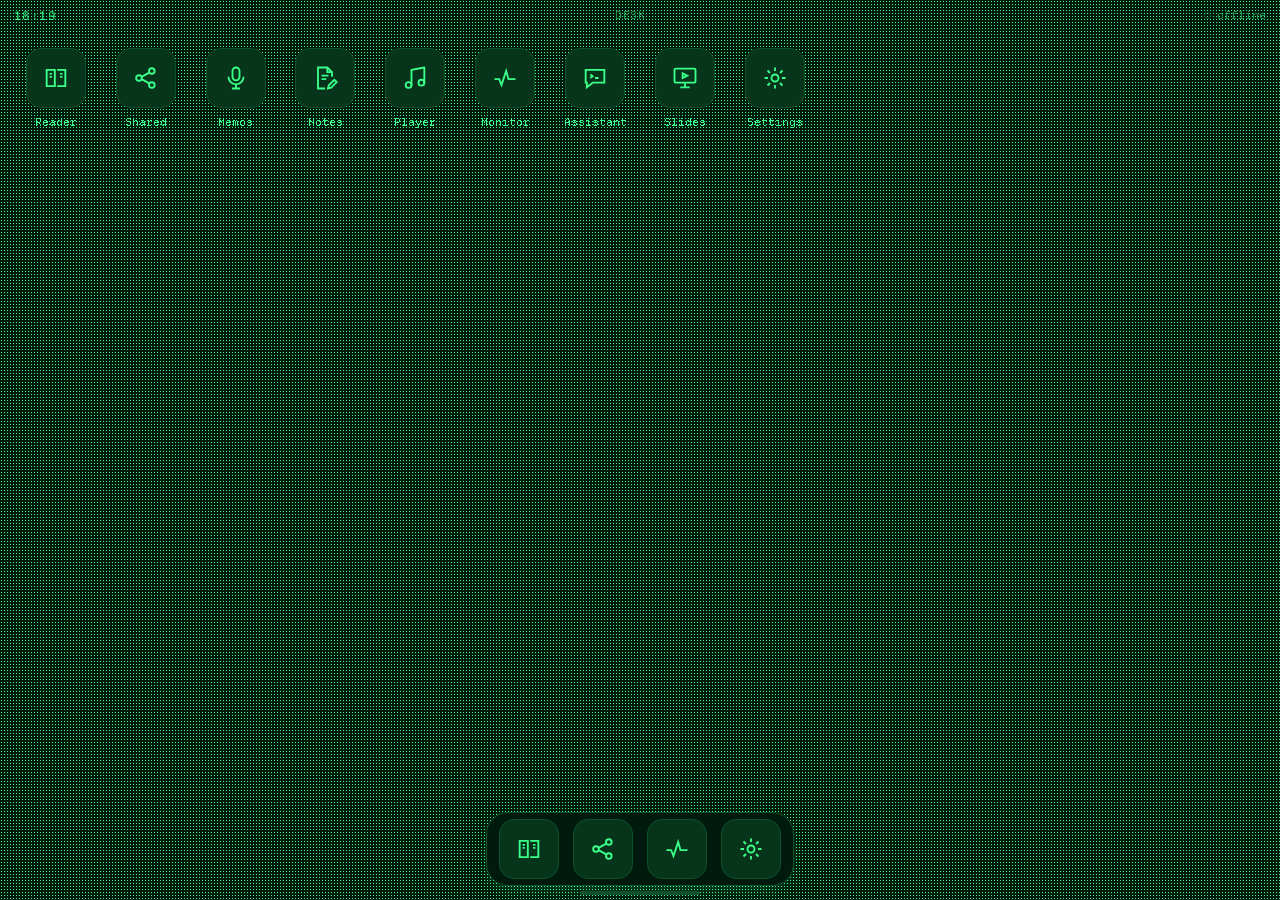
<file: companion/index.html>
<!doctype html>
<html lang="en" data-theme="phosphor">
<head>
<meta charset="utf-8">
<meta name="viewport" content="width=device-width, initial-scale=1, maximum-scale=1, user-scalable=no, viewport-fit=cover">
<meta name="mobile-web-app-capable" content="yes">
<meta name="theme-color" content="#001a0d">
<title>desk</title>
<link rel="manifest" href="manifest.webmanifest">
<link rel="icon" href="icon.svg" type="image/svg+xml">
<!-- the look is symbios's mobile shell, taken as it is: its theme, its typeface, its mobile.css -->
<!-- the theme chosen on this phone (utils/theme.js), before anything is drawn -->
<script>try { const t = localStorage.getItem("theme"); if (t) document.documentElement.dataset.theme = t; } catch {}</script>
<link rel="stylesheet" href="css/fonts.css">
<link rel="stylesheet" href="css/theme.css">
<link rel="stylesheet" href="css/mobile.css">
<!-- the companion's own: what it hides stays hidden, whatever display a class or a style gives it -->
<style>[hidden]{display:none!important}
/* the Assistant: the desk's chat in the phone's look; the log takes the height, the shortcuts and the line stay under the thumb */
.talk-log{display:flex;flex-direction:column;gap:8px}
.talk-me{align-self:flex-end;max-width:85%;background:var(--fg);color:var(--bg);padding:7px 11px;border-radius:8px}
.talk-it{align-self:flex-start;max-width:92%;background:var(--hair);border:1px solid var(--panel-border);padding:7px 11px;border-radius:8px;white-space:pre-wrap}
.talk-it table{border-collapse:collapse;margin-top:6px;font-size:13px;white-space:normal}
.talk-mark svg{width:.9em;height:.9em;vertical-align:-.1em;margin-right:.35em}
.talk-it th{text-align:left;font-weight:normal;color:var(--muted);padding:2px 12px 2px 0}
.talk-it td{padding:2px 12px 2px 0;vertical-align:top}
.talk-doc{padding:9px 0;border-bottom:1px solid var(--panel-border);font-size:13px}
.talk-answers{margin-top:8px}
.talk-answers .m-btn,.talk-chips .m-btn{padding:6px 12px;font-size:13px}
.talk-answers .m-btn:disabled{opacity:.4}
.talk-chips{flex:none;overflow-x:auto;padding:8px 14px 0;scrollbar-width:none}
.talk-chips .m-btn{white-space:nowrap;color:var(--muted)}
.talk-cmd,.talk-note{font-size:12px;overflow-wrap:anywhere}
.talk-form{flex:none;padding:10px 14px 14px}
</style>
</head>
<body>
  <!-- top status bar: clock · name · whether the desk is in reach -->
  <header id="statusbar">
    <span id="clock">--:--</span>
    <span class="brand">DESK</span>
    <div class="sb-right">
      <button id="conn" class="conn" aria-label="desk connection"><i class="dot"></i><span id="conn-label">…</span></button>
    </div>
  </header>

  <!-- springboard: the home grid of app tiles -->
  <!-- the claim card shows when the desk in reach has no owner yet (app.js, claimCard); the screens card when a screen asks to open the desk (screensCard) -->
  <main id="home"><div id="claim" class="m-list" style="margin-bottom:18px" hidden></div><div id="screens" class="m-list" style="margin-bottom:18px" hidden></div><div id="grid"></div></main>

  <!-- bottom dock: the same tiles, always under the thumb -->
  <nav id="dock"><div id="dock-tiles"></div></nav>
  <div id="home-indicator"></div>

  <!-- an app opens as a pane sliding in from the right -->
  <div id="pane-scrim"></div>
  <section id="pane" aria-hidden="true">
    <div class="pane-grab"></div>
    <header class="pane-head">
      <button id="pane-back" class="pane-btn" aria-label="back">&#8592;</button>
      <span id="pane-title" class="pane-title"></span>
      <span class="pane-spacer"></span>
    </header>
    <div id="pane-body" class="pane-body"></div>
  </section>

  <!-- a question to answer (a screen asking in, the claim) rises from the bottom, above everything (app.js, ask) -->
  <div id="ask-scrim"></div>
  <section id="ask" role="dialog" aria-modal="true" aria-hidden="true"></section>

  <script src="marked.min.js"></script>
  <script src="db.js"></script>
  <script type="module" src="app.js"></script>
</body>
</html>
</file>
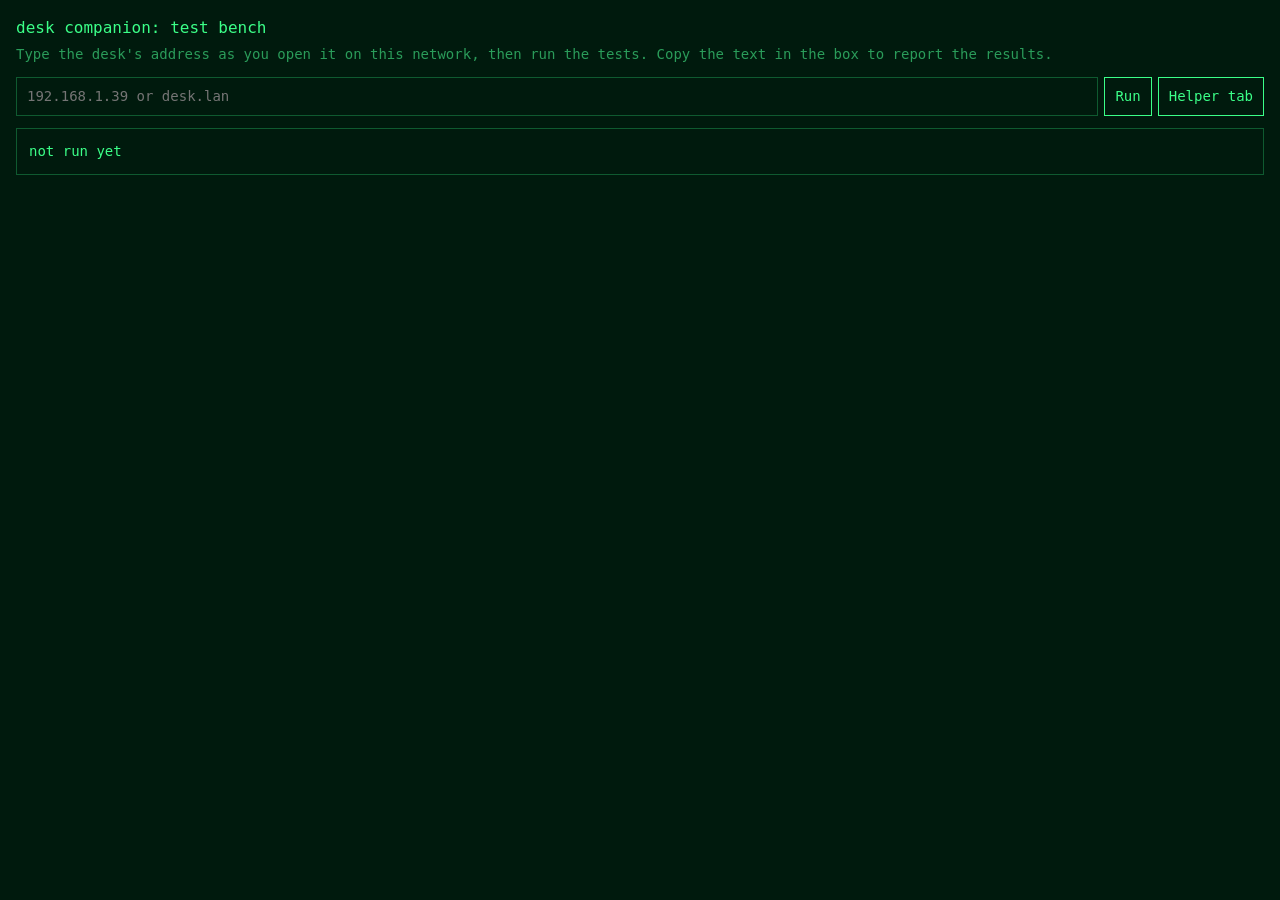
<file: companion/test.html>
<!doctype html>
<html lang="en">
<head>
<meta charset="utf-8">
<meta name="viewport" content="width=device-width, initial-scale=1, viewport-fit=cover">
<meta name="theme-color" content="#001a0d">
<title>desk</title>
<link rel="manifest" href="manifest.webmanifest">
<link rel="icon" href="icon-192.png">
<style>
  :root { --bg: #001a0d; --fg: #3bff88; --muted: #2a9c5a; --line: #0f5a30; }
  * { box-sizing: border-box; }
  body { margin: 0; padding: 16px; background: var(--bg); color: var(--fg); font: 14px/1.5 ui-monospace, "DejaVu Sans Mono", monospace; }
  h1 { font-size: 16px; font-weight: 400; margin: 0 0 4px; }
  p { margin: 0 0 12px; color: var(--muted); }
  form { display: flex; gap: 6px; margin-bottom: 12px; }
  input, button { font: inherit; background: var(--bg); color: var(--fg); border: 1px solid var(--line); padding: 8px 10px; }
  input { flex: 1; min-width: 0; }
  button { border-color: var(--fg); }
  pre { margin: 0; padding: 12px; border: 1px solid var(--line); white-space: pre-wrap; overflow-wrap: anywhere; }
</style>
</head>
<body>
<!-- The desk's companion on the phone. For now it is a test bench: it finds out what this phone
     lets an installed page do with a desk on the local network, before the real thing is built. -->
<h1>desk companion: test bench</h1>
<p>Type the desk's address as you open it on this network, then run the tests. Copy the text in the box to report the results.</p>
<form><input name="desk" placeholder="192.168.1.39 or desk.lan" autocomplete="off" autocapitalize="off" spellcheck="false" aria-label="The desk's address"><button>Run</button><button type="button" id="helper">Helper tab</button></form>
<pre id="out">not run yet</pre>

<script>
const out = document.getElementById("out"), form = document.querySelector("form");
const lines = [];
const say = (what, result) => { lines.push(what.padEnd(26) + result); out.textContent = lines.join("\n"); };
try { form.desk.value = localStorage.getItem("desk") || ""; } catch { /* not kept */ }

// what the phone gives this page, whatever the desk
async function own() {
  say("page", location.origin + (matchMedia("(display-mode: standalone)").matches ? " (installed)" : " (in a browser tab)"));
  const shared = new URLSearchParams(location.search);
  say("shared to it", ["title", "text", "url"].map(k => shared.get(k)).filter(Boolean).join(" | ") || "nothing");
  try {
    const reg = await navigator.serviceWorker.register("sw.js");
    say("offline start", "ready (" + (reg.active ? "active" : "installing") + ")");
  } catch (e) { say("offline start", "FAIL " + e.message); }
  try {
    const db = await new Promise((ok, no) => { const r = indexedDB.open("desk-test", 1); r.onupgradeneeded = () => r.result.createObjectStore("kept"); r.onsuccess = () => ok(r.result); r.onerror = () => no(r.error); });
    await new Promise((ok, no) => { const t = db.transaction("kept", "readwrite"); t.objectStore("kept").put("x".repeat(200000), "probe"); t.oncomplete = ok; t.onerror = () => no(t.error); });
    const kept = navigator.storage?.persist ? await navigator.storage.persist() : null;
    say("storage on the phone", "works" + (kept === true ? ", protected from clean-up" : kept === false ? ", may be cleaned up by the phone" : ""));
  } catch (e) { say("storage on the phone", "FAIL " + e.message); }
}

// three ways for this page (https) to talk to the desk (plain http, local network)
async function reach(desk) {
  const url = "http://" + desk + "/api/status";
  const ask = async (name, options) => {
    try {
      const r = await Promise.race([fetch(url, options), new Promise((_, no) => setTimeout(() => no(new Error("no answer in 8 s")), 8000))]);
      say(name, "PASS " + (await r.json()).host);
    } catch (e) { say(name, "FAIL " + e.message); }
  };
  await ask("1 direct", {});
  await ask("2 direct, local network", { targetAddressSpace: "local" });
  await ask("3 direct, private", { targetAddressSpace: "private" });
  say("4 helper tab", "press “Helper tab” to try it");
}

// a tab of the desk's own, which answers this page across the two windows. It has its own
// button: a phone only lets a page open a tab straight from a tap.
async function helper(desk) {
  if (lines.length && lines[lines.length - 1].startsWith("done")) lines.pop();
  if (lines.length && lines[lines.length - 1].startsWith("4 helper tab")) lines.pop();
  const answer = new Promise(ok => {
    const hear = e => { if (e.origin === "http://" + desk) { removeEventListener("message", hear); ok("PASS " + JSON.stringify(e.data).slice(0, 120)); } };
    addEventListener("message", hear);
    setTimeout(() => ok("FAIL no answer in 12 s"), 12000);
  });
  const tab = window.open("http://" + desk + "/bridge.html", "desk-bridge");
  say("4 helper tab", tab ? "opened…" : "FAIL the phone blocked the tab");
  if (tab) { lines.pop(); say("4 helper tab", await answer); try { tab.close(); } catch { /* it stays */ } }
  say("done", new Date().toLocaleTimeString());
}
const address = () => form.desk.value.trim().replace(/^https?:\/\//, "").replace(/\/.*$/, "");
document.getElementById("helper").addEventListener("click", () => { if (address()) helper(address()); });

form.addEventListener("submit", async e => {
  e.preventDefault();
  const desk = address();
  try { localStorage.setItem("desk", desk); } catch { /* not kept */ }
  lines.length = 0;
  say("browser", navigator.userAgent.replace(/^.*?(Chrome\/[\d.]+|Firefox\/[\d.]+).*$/, "$1") + (navigator.brave ? " (Brave)" : ""));
  await own();
  if (desk) await reach(desk); else say("desk", "no address typed");
  say("done", new Date().toLocaleTimeString());
});
</script>
</body>
</html>
</file>
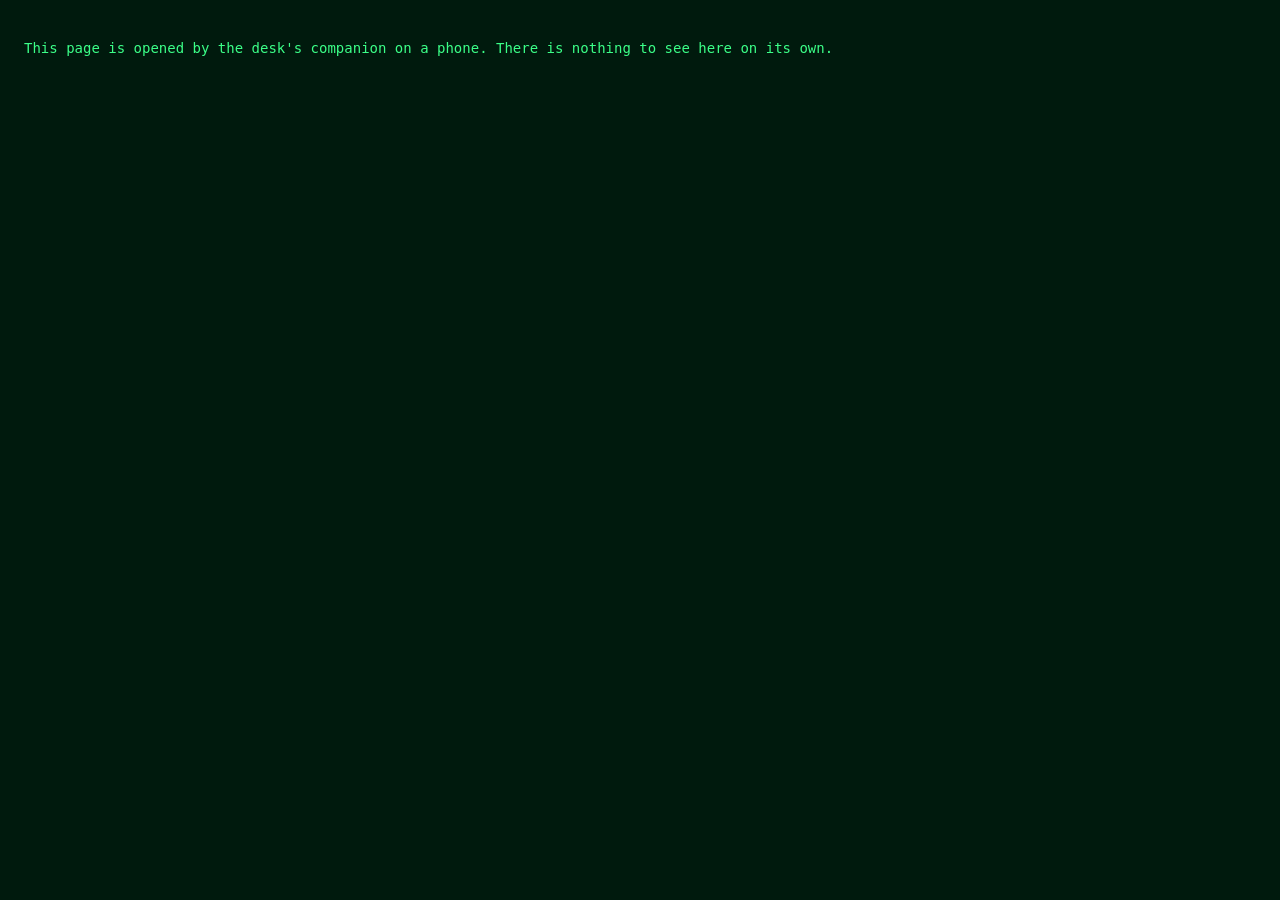
<file: desk/app/bridge.html>
<!doctype html>
<html lang="en">
<head>
<meta charset="utf-8">
<meta name="viewport" content="width=device-width, initial-scale=1">
<title>desk</title>
<style>body { margin: 0; padding: 24px; background: #001a0d; color: #3bff88; font: 14px/1.5 ui-monospace, monospace; }</style>
</head>
<body>
<p id="say">Answering the companion…</p>
<!-- A tab the phone's companion page opens when it cannot call the desk directly: this page is
     the desk's own, so it may ask the desk anything, and it passes the answer to the window that
     opened it. It speaks to the companion's address only. -->
<script>
(async () => {
  const say = document.getElementById("say");
  if (!window.opener) return say.textContent = "This page is opened by the desk's companion on a phone. There is nothing to see here on its own.";
  try {
    // the companion's addresses come from desk.conf; the answer reaches only the one that opened this tab
    const [hello, status, kept] = await Promise.all(["/api/hello", "/api/status", "/api/articles"].map(u => fetch(u).then(r => r.json())));
    for (const site of hello.companion) window.opener.postMessage({ desk: status.host, articles: kept.articles.length }, site);
    say.textContent = "The desk answered the companion. This tab can be closed.";
  } catch (e) {
    say.textContent = "The desk could not answer: " + e.message;
  }
})();
</script>
</body>
</html>
</file>
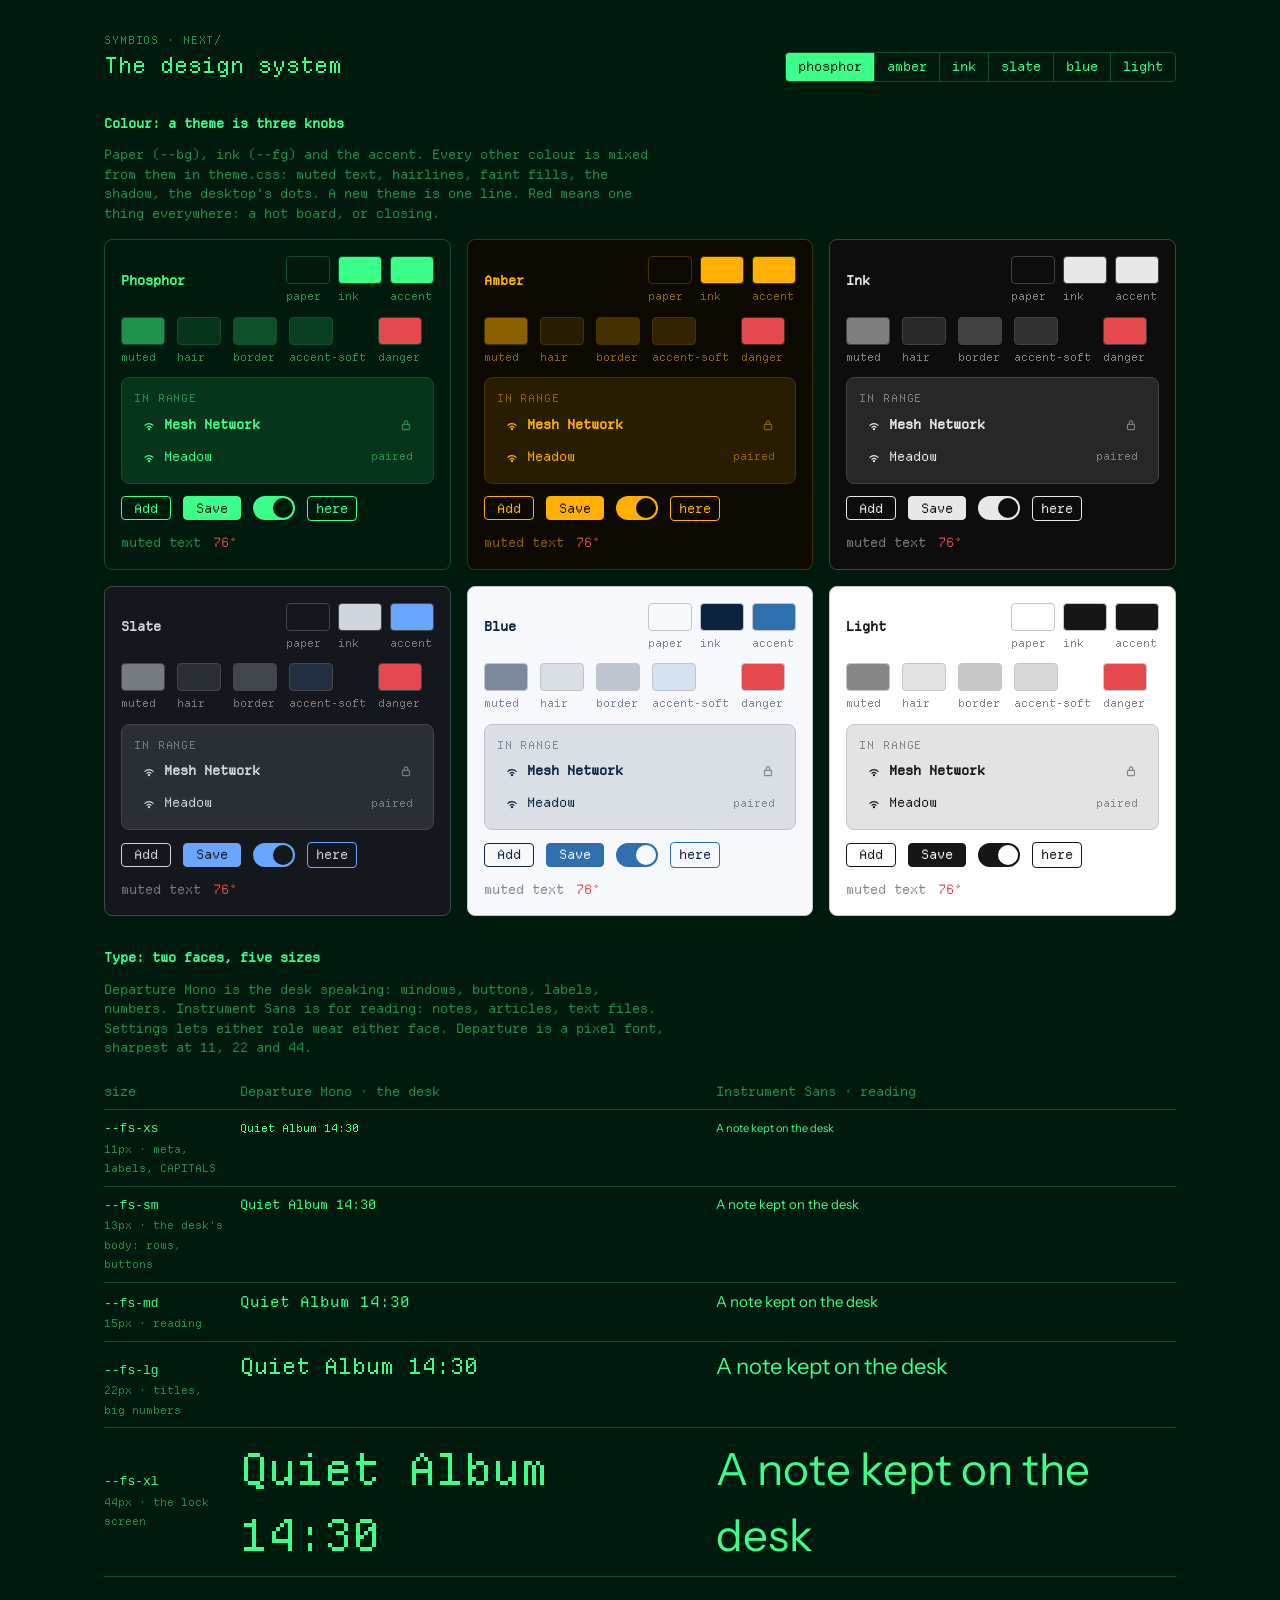
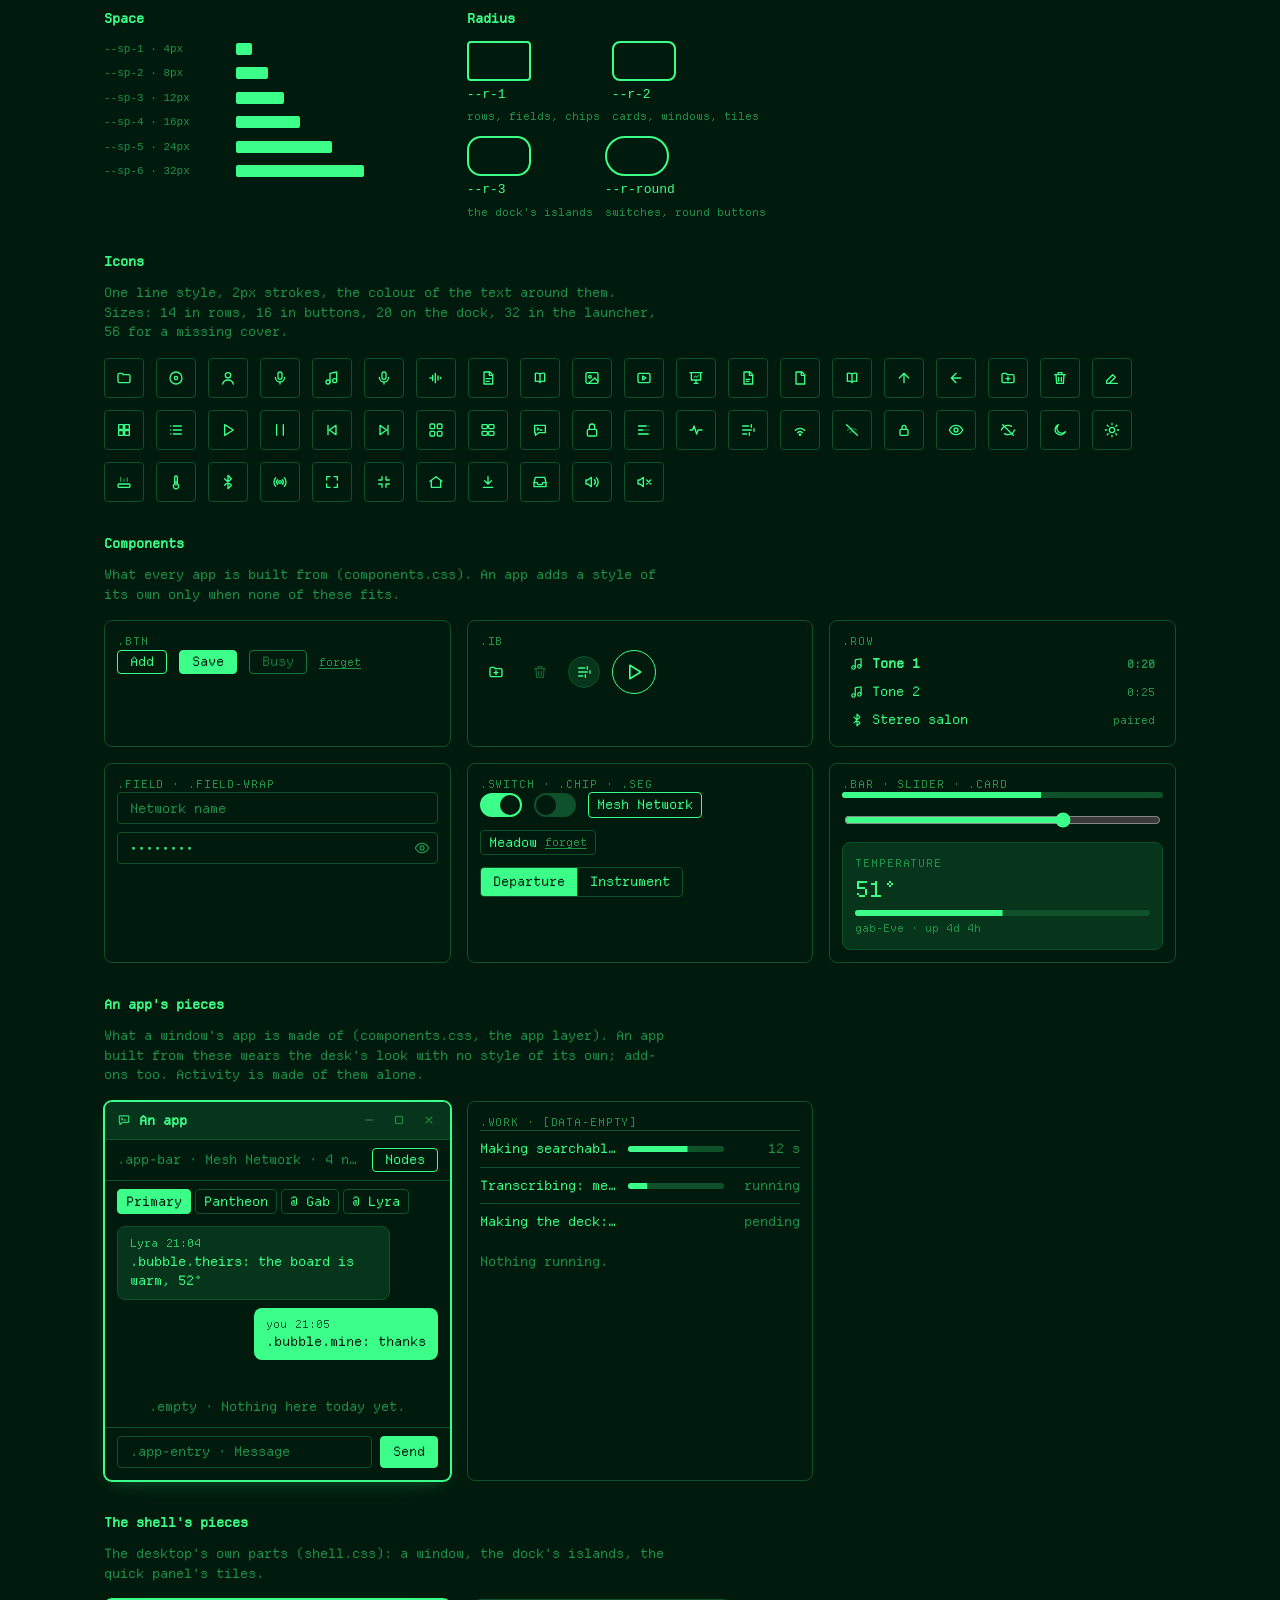
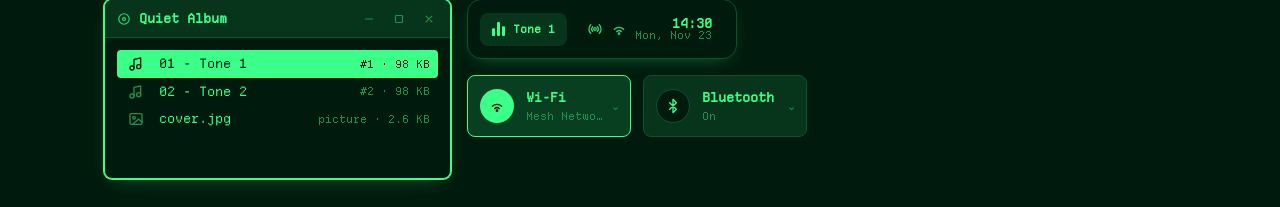
<file: desk/web/design.html>
<!doctype html>
<html lang="en">
<head>
<meta charset="utf-8">
<meta name="viewport" content="width=device-width, initial-scale=1">
<title>SymbiOS design system</title>
<!-- the desk's own stylesheets, nothing else: what is shown here is what the desk uses -->
<link rel="stylesheet" href="css/theme.css">
<link rel="stylesheet" href="css/tokens.css">
<link rel="stylesheet" href="css/components.css">
<link rel="stylesheet" href="css/shell.css">
<link rel="stylesheet" href="css/apps.css">
<style>
  /* the page's own layout, made of tokens too */
  body { overflow: auto; -webkit-user-select: text; user-select: text; }
  .page { max-width: 1120px; margin: 0 auto; padding: var(--sp-6) var(--sp-5); display: flex; flex-direction: column; gap: var(--sp-6); }
  .page > header { display: flex; justify-content: space-between; align-items: flex-end; gap: var(--sp-4); flex-wrap: wrap; }
  .page h1 { margin: 0; font-size: var(--fs-lg); font-weight: var(--weight); }
  .page h2 { margin: 0 0 var(--sp-3); font-size: var(--fs-sm); font-weight: var(--weight-strong); }
  section > p.muted { margin: 0 0 var(--sp-4); max-width: 70ch; }
  .grid { display: grid; gap: var(--sp-4); grid-template-columns: repeat(auto-fill, minmax(320px, 1fr)); }
  .themes { display: grid; gap: var(--sp-4); grid-template-columns: repeat(auto-fill, minmax(340px, 1fr)); }
  .specimen { display: flex; flex-direction: column; gap: var(--sp-3); padding: var(--sp-4); border: var(--line) solid var(--border); border-radius: var(--r-2); background: var(--bg); color: var(--fg); }
  .specimen .knobs { display: flex; gap: var(--sp-2); }
  .knob { display: flex; flex-direction: column; gap: var(--sp-1); font-size: var(--fs-xs); color: var(--muted); }
  .knob i { width: 44px; height: 28px; border-radius: var(--r-1); border: var(--line) solid var(--border); }
  .line-up { display: flex; flex-wrap: wrap; align-items: center; gap: var(--sp-3); }
  .scale { display: flex; flex-direction: column; gap: var(--sp-2); }
  .scale > div { display: grid; grid-template-columns: 120px 1fr; align-items: center; gap: var(--sp-3); }
  .scale code { color: var(--muted); font-size: var(--fs-xs); }
  .space i { display: block; height: 12px; background: var(--accent); border-radius: 2px; }
  .radius i { display: block; width: 64px; height: 40px; border: 2px solid var(--fg); }
  .type-row { display: grid; grid-template-columns: 120px 1fr 1fr; align-items: baseline; gap: var(--sp-4); padding: var(--sp-2) 0; border-bottom: var(--line) solid var(--border); }
  .type-row .a { font-family: var(--face-departure); } .type-row .b { font-family: var(--face-instrument); }
  .icons { display: flex; flex-wrap: wrap; gap: var(--sp-3); }
  .icons span { display: grid; place-items: center; width: 40px; height: 40px; border: var(--line) solid var(--border); border-radius: var(--r-1); }
  .icons svg { width: var(--icon); height: var(--icon); }
  .demo-win { position: relative; height: 180px; }
  .demo-app { position: relative; height: 380px; }
  .demo-app .win { position: absolute; inset: 0; animation: none; }
  .demo-win .win { position: absolute; inset: 0; animation: none; }
  .demo-island { position: relative; display: inline-flex; }
  .demo-island .island { position: static; transform: none; }
  @media (max-width: 600px) { .type-row { grid-template-columns: 1fr; } }
</style>
</head>
<body>
<main class="page">
  <header>
    <div><p class="eyebrow">SymbiOS · next/</p><h1>The design system</h1></div>
    <div class="seg" id="theme-pick" aria-label="Theme of this page"></div>
  </header>

  <section>
    <h2>Colour: a theme is three knobs</h2>
    <p class="muted">Paper (--bg), ink (--fg) and the accent. Every other colour is mixed from them in theme.css: muted text, hairlines, faint fills, the shadow, the desktop's dots. A new theme is one line. Red means one thing everywhere: a hot board, or closing.</p>
    <div class="themes" id="themes"></div>
  </section>

  <section>
    <h2>Type: two faces, five sizes</h2>
    <p class="muted">Departure Mono is the desk speaking: windows, buttons, labels, numbers. Instrument Sans is for reading: notes, articles, text files. Settings lets either role wear either face. Departure is a pixel font, sharpest at 11, 22 and 44.</p>
    <div id="type"></div>
  </section>

  <section class="grid">
    <div><h2>Space</h2><div class="scale space" id="space"></div></div>
    <div><h2>Radius</h2><div class="line-up radius" id="radius"></div></div>
  </section>

  <section>
    <h2>Icons</h2>
    <p class="muted">One line style, 2px strokes, the colour of the text around them. Sizes: 14 in rows, 16 in buttons, 20 on the dock, 32 in the launcher, 56 for a missing cover.</p>
    <div class="icons" id="icons"></div>
  </section>

  <section>
    <h2>Components</h2>
    <p class="muted">What every app is built from (components.css). An app adds a style of its own only when none of these fits.</p>
    <div class="grid">
      <div class="card plain"><p class="eyebrow">.btn</p><div class="line-up"><button class="btn">Add</button><button class="btn solid">Save</button><button class="btn" disabled>Busy</button><button class="btn quiet">forget</button></div></div>
      <div class="card plain"><p class="eyebrow">.ib</p><div class="line-up" id="ibs"></div></div>
      <div class="card plain"><p class="eyebrow">.row</p><div id="rows"></div></div>
      <div class="card plain"><p class="eyebrow">.field · .field-wrap</p><div style="display:flex;flex-direction:column;gap:var(--sp-2)"><input class="field" placeholder="Network name"><span class="field-wrap"><input class="field" type="password" value="hello123"><button class="ib" id="eye"></button></span></div></div>
      <div class="card plain"><p class="eyebrow">.switch · .chip · .seg</p><div class="line-up"><button class="switch on"></button><button class="switch"></button><span class="chip here">Mesh Network</span><span class="chip">Meadow <button class="btn quiet">forget</button></span><span class="seg"><button class="on">Departure</button><button>Instrument</button></span></div></div>
      <div class="card plain"><p class="eyebrow">.bar · slider · .card</p><div style="display:flex;flex-direction:column;gap:var(--sp-3)"><div class="bar"><i style="transform:scaleX(.62)"></i></div><input type="range" value="70"><div class="card gauge"><h4 class="eyebrow">Temperature</h4><div class="big">51°</div><div class="bar"><i style="transform:scaleX(.5)"></i></div><small>gab-Eve · up 4d 4h</small></div></div></div>
    </div>
  </section>

  <section>
    <h2>An app's pieces</h2>
    <p class="muted">What a window's app is made of (components.css, the app layer). An app built from these wears the desk's look with no style of its own; add-ons too. Activity is made of them alone.</p>
    <div class="grid">
      <div class="demo-app"><div class="win focused"><div class="win-head"><div class="win-title" id="at"><span>An app</span></div><div class="win-ctrl" id="ac"></div></div>
        <div class="win-body"><div>
          <div class="app-bar"><span class="grow muted">.app-bar · Mesh Network · 4 nodes</span><button class="btn">Nodes</button></div>
          <div class="app-bar" style="border-bottom:0;padding-bottom:0"><div class="chip-row"><button class="chip on">Primary</button><button class="chip">Pantheon</button><button class="chip">@ Gab</button><button class="chip">@ Lyra</button></div></div>
          <div class="app-scroll">
            <div class="bubble theirs"><div class="who"><span>Lyra</span><span>21:04</span></div>.bubble.theirs: the board is warm, 52°</div>
            <div class="bubble mine"><div class="who"><span>you</span><span>21:05</span></div>.bubble.mine: thanks</div>
            <p class="empty">.empty · Nothing here today yet.</p>
          </div>
          <form class="app-entry" onsubmit="return false"><input class="field" placeholder=".app-entry · Message"><button class="btn solid">Send</button></form>
        </div></div></div></div>
      <div class="card plain"><p class="eyebrow">.work · [data-empty]</p>
        <div class="work"><span class="name">Making searchable: Ghost font</span><div class="bar"><i style="transform:scaleX(.62)"></i></div><span class="time">12 s</span></div>
        <div class="work"><span class="name">Transcribing: memo 17-26</span><div class="bar"><i style="transform:scaleX(.2)"></i></div><span class="time">running</span></div>
        <div class="work pending"><span class="name">Making the deck: Pitch</span><div class="bar"><i></i></div><span class="time">pending</span></div>
        <div style="margin-top:var(--sp-3)" data-empty="Nothing running."></div>
      </div>
    </div>
  </section>

  <section>
    <h2>The shell's pieces</h2>
    <p class="muted">The desktop's own parts (shell.css): a window, the dock's islands, the quick panel's tiles.</p>
    <div class="grid">
      <div class="demo-win"><div class="win focused"><div class="win-head"><div class="win-title" id="wt"><span>Quiet Album</span></div><div class="win-ctrl" id="wc"></div></div><div class="win-body"><div style="padding:var(--sp-3)" id="wrows"></div></div></div></div>
      <div style="display:flex;flex-direction:column;gap:var(--sp-4);align-items:flex-start">
        <div class="demo-island"><div class="island" id="isl"></div></div>
        <div class="qs-grid" style="width:340px" id="tiles"></div>
      </div>
    </div>
  </section>
</main>

<script type="module">
  import { I } from "./js/shared/icons.js";
  import { THEMES, applyTheme, currentTheme, initTheme } from "./js/shared/theme.js";
  initTheme();
  const $ = id => document.getElementById(id);
  const h = (html) => { const t = document.createElement("template"); t.innerHTML = html.trim(); return t.content.firstChild; };

  // the app layer's demo window: its title and controls, as the desk's windows have them
  $("at").insertAdjacentHTML("afterbegin", I.termnl);
  $("ac").innerHTML = `<button class="win-btn">${I.min}</button><button class="win-btn">${I.max}</button><button class="win-btn close">${I.close}</button>`;

  // the page's own theme
  const pick = $("theme-pick");
  const paintPick = () => pick.replaceChildren(...THEMES.map(id => { const b = h(`<button>${id}</button>`); b.classList.toggle("on", currentTheme() === id); b.onclick = () => { applyTheme(id); paintPick(); }; return b; }));
  paintPick();

  // every theme, each with its knobs and a few pieces wearing it
  $("themes").replaceChildren(...THEMES.map(id => h(`<div class="specimen" data-theme="${id}">
    <div class="line-up" style="justify-content:space-between"><b style="text-transform:capitalize">${id}</b>
      <span class="knobs"><span class="knob"><i style="background:var(--bg)"></i>paper</span><span class="knob"><i style="background:var(--fg)"></i>ink</span><span class="knob"><i style="background:var(--accent)"></i>accent</span></span></div>
    <div class="line-up"><span class="knob"><i style="background:var(--muted)"></i>muted</span><span class="knob"><i style="background:var(--hair)"></i>hair</span><span class="knob"><i style="background:var(--border)"></i>border</span><span class="knob"><i style="background:var(--accent-soft)"></i>accent-soft</span><span class="knob"><i style="background:var(--danger)"></i>danger</span></div>
    <div class="card" style="display:flex;flex-direction:column;gap:var(--sp-1)"><p class="eyebrow">In range</p>
      <div class="row here"><span class="g">${I.wifi}</span><span class="name">Mesh Network</span><span class="meta">${I.lockSmall}</span></div>
      <div class="row"><span class="g">${I.wifi}</span><span class="name">Meadow</span><span class="meta">paired</span></div></div>
    <div class="line-up"><button class="btn">Add</button><button class="btn solid">Save</button><button class="switch on"></button><span class="chip here">here</span><span class="muted">muted text</span><span class="hot">76°</span></div>
  </div>`)));

  // type
  const SIZES = [["--fs-xs", "11px", "meta, labels, CAPITALS"], ["--fs-sm", "13px", "the desk's body: rows, buttons"], ["--fs-md", "15px", "reading"], ["--fs-lg", "22px", "titles, big numbers"], ["--fs-xl", "44px", "the lock screen"]];
  $("type").replaceChildren(h(`<div class="type-row muted"><span>size</span><span>Departure Mono · the desk</span><span>Instrument Sans · reading</span></div>`),
    ...SIZES.map(([v, px, use]) => h(`<div class="type-row"><span><code>${v}</code><br><small class="muted">${px} · ${use}</small></span>
      <span class="a" style="font-size:var(${v})">Quiet Album 14:30</span><span class="b" style="font-size:var(${v})">A note kept on the desk</span></div>`)));

  // space and radius
  $("space").replaceChildren(...[1, 2, 3, 4, 5, 6].map(n => h(`<div><code>--sp-${n} · ${getComputedStyle(document.documentElement).getPropertyValue("--sp-" + n).trim()}</code><i style="width:calc(var(--sp-${n}) * 4)"></i></div>`)));
  $("radius").replaceChildren(...[["--r-1", "rows, fields, chips"], ["--r-2", "cards, windows, tiles"], ["--r-3", "the dock's islands"], ["--r-round", "switches, round buttons"]].map(([v, use]) => h(`<div style="display:flex;flex-direction:column;gap:var(--sp-1)"><i style="border-radius:var(${v})"></i><code>${v}</code><small class="muted">${use}</small></div>`)));

  // icons
  const skip = new Set(["max", "min", "close"]);
  $("icons").replaceChildren(...Object.entries(I).filter(([k]) => !skip.has(k)).map(([k, svg]) => { const s = h(`<span title="${k}">${svg}</span>`); return s; }));

  // components that need glyphs
  $("ibs").replaceChildren(h(`<button class="ib">${I.newfolder}</button>`), h(`<button class="ib" disabled>${I.trash}</button>`), h(`<button class="ib round">${I.settings}</button>`), h(`<button class="ib big">${I.play}</button>`));
  $("eye").innerHTML = I.eye;
  $("rows").replaceChildren(h(`<button class="row here"><span class="g">${I.track}</span><span class="name">Tone 1</span><span class="meta">0:20</span></button>`),
    h(`<button class="row"><span class="g">${I.track}</span><span class="name">Tone 2</span><span class="meta">0:25</span></button>`),
    h(`<div class="row"><span class="g">${I.bluetooth}</span><span class="name">Stereo salon</span><span class="meta">paired</span></div>`));
  $("wt").insertAdjacentHTML("afterbegin", I.album);
  $("wc").innerHTML = `<button class="win-btn">${I.min}</button><button class="win-btn">${I.max}</button><button class="win-btn close">${I.close}</button>`;
  $("wrows").replaceChildren(...["01 - Tone 1", "02 - Tone 2", "cover.jpg"].map((n, i) => h(`<div class="fitem${i === 0 ? " sel" : ""}"><span class="ficon">${i < 2 ? I.track : I.picture}</span><span class="fname">${n}</span><span class="fline">${i < 2 ? "#" + (i + 1) + " · 98 KB" : "picture · 2.6 KB"}</span></div>`)));
  $("isl").innerHTML = `<button class="nowchip show"><span class="eq play"><i></i><i></i><i></i></span><span class="ttl">Tone 1</span></button><button class="tray"><span class="tray-ic">${I.mesh}</span><span class="tray-ic">${I.wifi}</span><span class="clock"><span>14:30</span><small>Mon, Nov 23</small></span></button>`;
  $("tiles").innerHTML = `<button class="qtog on"><span class="ic">${I.wifi}</span><span><b>Wi-Fi</b><small>Mesh Network</small></span><span class="more">⌄</span></button>
    <button class="qtog"><span class="ic">${I.bluetooth}</span><span><b>Bluetooth</b><small>On</small></span><span class="more">⌄</span></button>`;
</script>
</body>
</html>
</file>
<file: companion/css/fonts.css>
/* fonts.css — the one vendored typeface for the whole webOS.
   Departure Mono is taken from symbios, served from app/fonts/.
   One face, one weight: less is more. */
@font-face {
  font-family: 'Departure Mono';
  src: url('../fonts/DepartureMono-Regular.woff2') format('woff2');
  font-weight: 400;
  font-style: normal;
  font-display: swap;
}
</file>
<file: companion/css/theme.css>
/* theme.css — color-driven theming, the Symbios way.
 *
 * A theme is just a handful of colors. Everything else — panels, hairlines,
 * muted text, focus glow — is *derived* from --bg / --fg / --accent so a new
 * theme is a 3-line block, never a re-style. This is the "less is more" rule:
 * the shell's base.css never hardcodes a colour, it only ever reads these vars.
 *
 * Switch themes by setting the attribute on <html>:
 *     document.documentElement.dataset.theme = 'phosphor'
 * (core/theme.js persists the choice to localStorage and applies it on boot.)
 *
 * NOTE: color-mix() needs a reasonably modern engine. Verify on the deck's
 * cog/WPE WebKit build; if it's too old, fall back to listing the derived
 * tokens explicitly per theme (uglier, but no dependency).
 */

:root {
  /* ---- the only knobs a theme sets ---- */
  --bg:     #ffffff;   /* paper  */
  --fg:     #161616;   /* ink    */
  --accent: #161616;   /* mono by default: accent == ink (1-bit look) */

  --font: 'Departure Mono', ui-monospace, SFMono-Regular, monospace;

  /* ---- everything below is DERIVED — do not set these per theme ---- */
  --muted:        color-mix(in srgb, var(--fg) 52%, var(--bg));
  --hair:         color-mix(in srgb, var(--fg) 12%, var(--bg)); /* faint fills   */
  --panel:        var(--bg);                                    /* opaque, no glass */
  --panel-border: color-mix(in srgb, var(--fg) 24%, var(--bg)); /* 1px window edge */
  --accent-soft:  color-mix(in srgb, var(--accent) 16%, transparent);
  --dither:       radial-gradient(var(--fg) 0.5px, transparent 0.7px); /* desktop texture */
}

/* ---- themes: each is just colors. add one in three lines. ---- */

/* light paper (default lives in :root above) */

[data-theme="paper"]    { --bg:#ffffff; --fg:#161616; --accent:#161616; } /* :root's, named, so its swatch shows it */
[data-theme="ink"]      { --bg:#0d0d0d; --fg:#e8e8e8; --accent:#e8e8e8; }
[data-theme="phosphor"] { --bg:#001a0d; --fg:#3bff88; --accent:#3bff88; }
[data-theme="amber"]    { --bg:#0c0900; --fg:#ffb000; --accent:#ffb000; }
[data-theme="blue"]     { --bg:#f6f8fc; --fg:#0c2340; --accent:#2f6fb0; }
[data-theme="slate"]    { --bg:#14181d; --fg:#cfd6dd; --accent:#6aa6ff; }
</file>
<file: companion/css/mobile.css>
/* mobile.css — the companion mobile-OS shell. Reuses the desktop shell's theme
 * tokens (theme.css: --bg/--fg/--accent + derived --muted/--hair/--panel-border)
 * and Departure Mono, so the phone reads as the SAME OS. It only swaps desktop
 * idioms (draggable windows, three-island dock) for mobile ones: a springboard
 * home, a bottom dock, full-screen panes. No glass/blur, 1px borders, one accent.
 * "Less is more" — same restraint as base.css.
 */

:root{
  --bar-h:30px;            /* status bar */
  --dock-h:74px;           /* bottom dock pill row */
  --tile:60px;             /* springboard glyph size */
  --radius-tile:15px;
}

*{box-sizing:border-box;margin:0;-webkit-tap-highlight-color:transparent}
html,body{height:100%}
body{
  font-family:var(--font);color:var(--fg);background:var(--bg);
  background-image:var(--dither);background-size:3px 3px;
  overflow:hidden;display:flex;flex-direction:column;
  -webkit-user-select:none;user-select:none;touch-action:manipulation;
  padding:env(safe-area-inset-top) env(safe-area-inset-right) env(safe-area-inset-bottom) env(safe-area-inset-left);
}

/* ---- status bar ---- */
#statusbar{
  flex:0 0 var(--bar-h);height:var(--bar-h);display:flex;align-items:center;
  justify-content:space-between;padding:0 14px;font-size:12px;letter-spacing:.04em;
}
#statusbar .brand{color:var(--muted);font-size:11px}
#clock{font-variant-numeric:tabular-nums}
.conn{display:flex;align-items:center;gap:6px;border:0;background:transparent;
  color:var(--muted);font-family:var(--font);font-size:11px;cursor:pointer;padding:0}
.conn .dot{width:7px;height:7px;border-radius:50%;background:var(--muted);
  border:1px solid var(--panel-border)}
.conn.online{color:var(--fg)}
.conn.online .dot{background:var(--accent);border-color:var(--accent)}
.conn.offline .dot{background:transparent}
.sb-right{display:flex;align-items:center;gap:12px}
.lockbtn{display:inline-flex;align-items:center;justify-content:center;border:0;
  background:transparent;color:var(--muted);cursor:pointer;padding:0}
.lockbtn svg{width:17px;height:17px;display:block}
.lockbtn.locked{color:var(--accent)}
.lockbtn:active{opacity:.6}

/* ---- springboard (home) ---- */
#home{flex:1;overflow-y:auto;overflow-x:hidden;padding:18px 16px calc(var(--dock-h) + 24px)}
#grid{
  display:grid;grid-template-columns:repeat(auto-fill,minmax(78px,1fr));
  gap:18px 10px;justify-items:center;
}
.app-tile{
  display:flex;flex-direction:column;align-items:center;gap:7px;width:100%;
  border:0;background:transparent;cursor:pointer;font-family:var(--font);padding:0;
}
.app-tile .glyph{
  width:var(--tile);height:var(--tile);border-radius:var(--radius-tile);
  display:grid;place-items:center;background:var(--hair);color:var(--fg);
  border:1px solid var(--panel-border);transition:transform .12s;position:relative;
}
.app-tile:active .glyph{transform:scale(.93)}
.app-tile .glyph svg{width:28px;height:28px}
.app-tile.accent .glyph{background:var(--fg);color:var(--bg);border-color:var(--fg)}
/* outbox count: how many shared links are waiting to sync to the deck */
.tile-badge{
  position:absolute;top:-5px;right:-5px;min-width:18px;height:18px;padding:0 5px;
  border-radius:9px;background:var(--accent);color:var(--bg);font-size:11px;
  line-height:18px;text-align:center;font-weight:600;border:2px solid var(--bg);
  box-sizing:border-box;}
.tile-badge[hidden]{display:none}
.app-tile .label{font-size:11px;color:var(--fg);max-width:100%;
  white-space:nowrap;overflow:hidden;text-overflow:ellipsis}

/* ---- bottom dock ---- */
#dock{
  position:fixed;left:50%;transform:translateX(-50%);
  bottom:calc(env(safe-area-inset-bottom) + 14px);
  height:var(--dock-h);display:flex;align-items:center;padding:0 12px;
  background:var(--panel);border:1px solid var(--panel-border);border-radius:22px;
  box-shadow:0 6px 20px -10px color-mix(in srgb, var(--fg) 45%, transparent);z-index:50;
}
#dock-tiles{display:flex;align-items:center;gap:14px}
#dock .app-tile{flex-direction:row;width:auto}
#dock .app-tile .label{display:none}
#home-indicator{
  position:fixed;left:50%;transform:translateX(-50%);
  bottom:calc(env(safe-area-inset-bottom) + 5px);
  width:120px;height:4px;border-radius:2px;background:var(--panel-border);z-index:51;
}

/* ---- full-screen app pane ---- */
/* DEFAULT: side pane — slides in right→left, full height (Reader, Files, Remote, Settings…) */
#pane{
  position:fixed;inset:0;z-index:100;background:var(--bg);
  display:flex;flex-direction:column;overflow:hidden;
  transform:translateX(100%);transition:transform .22s cubic-bezier(.4,0,.2,1);
  padding:env(safe-area-inset-top) env(safe-area-inset-right) env(safe-area-inset-bottom) env(safe-area-inset-left);
}
#pane.open{transform:translateX(0)}
.pane-grab{display:none}                          /* only shown in sheet mode */

/* OPT-IN: bottom sheet (app sets `sheet:'auto'`, e.g. the scanner) — slides up, hugs content,
   no header. Class overrides win over the base #pane rules above (id + extra class). */
#pane.sheet-auto{
  inset:auto 0 0 0;max-height:88vh;
  border-radius:18px 18px 0 0;border:1px solid var(--panel-border);border-bottom:0;
  box-shadow:0 -8px 30px -12px color-mix(in srgb, var(--fg) 45%, transparent);
  transform:translateY(100%);transition:transform .26s cubic-bezier(.4,0,.2,1);
  padding:0 env(safe-area-inset-right) env(safe-area-inset-bottom) env(safe-area-inset-left);
}
#pane.sheet-auto.open{transform:translateY(0)}
#pane.sheet-auto .pane-head{display:none}         /* redundant for a short sheet — CANCEL + grab suffice */
#pane.sheet-auto .pane-body{flex:0 0 auto;overflow:visible}
#pane.sheet-auto .pane-grab{display:block;flex:0 0 auto;width:40px;height:4px;border-radius:2px;
  background:var(--panel-border);margin:8px auto 2px}

#pane-scrim{position:fixed;inset:0;z-index:99;background:#000;opacity:0;pointer-events:none;
  transition:opacity .26s}
#pane-scrim.open{opacity:.45;pointer-events:auto}
.pane-head{
  flex:0 0 46px;height:46px;display:flex;align-items:center;gap:8px;padding:0 8px;
  border-bottom:1px solid var(--panel-border);background:var(--hair);
}
.pane-btn{width:36px;height:36px;border:0;border-radius:9px;background:transparent;
  color:var(--fg);font-size:20px;cursor:pointer;display:grid;place-items:center}
.pane-btn:active{background:var(--fg);color:var(--bg)}
.pane-title{flex:1;font-size:14px;font-weight:600;white-space:nowrap;overflow:hidden;
  text-overflow:ellipsis}
.pane-spacer{width:36px}
.pane-body{flex:1;overflow:auto;position:relative;-webkit-user-select:text;user-select:text}
.pane-body iframe{width:100%;height:100%;border:0;background:var(--bg)}

/* ---- shared in-pane primitives (1-bit, theme-driven) ---- */
.m-pad{padding:14px}
.m-row{display:flex;gap:8px;align-items:center}
.m-input{flex:1;font-family:var(--font);font-size:14px;color:var(--fg);
  background:var(--bg);border:1px solid var(--panel-border);border-radius:8px;padding:10px 12px}
.m-btn{font-family:var(--font);font-size:14px;color:var(--fg);background:var(--bg);
  border:1px solid var(--panel-border);border-radius:8px;padding:10px 14px;cursor:pointer}
.m-btn:active{background:var(--fg);color:var(--bg)}
.m-list{display:flex;flex-direction:column}
.m-item{display:flex;align-items:center;gap:10px;padding:13px 14px;
  border-bottom:1px solid var(--hair);cursor:pointer;font-size:14px}
.m-item:active{background:var(--hair)}
.m-item .sub{color:var(--muted);font-size:12px;margin-left:auto;flex:none}
.m-ic{display:inline-flex;align-items:center;justify-content:center;width:18px;height:18px;flex:none}
.m-ic svg{width:100%;height:100%}
.m-nm{flex:1;min-width:0;overflow:hidden;text-overflow:ellipsis;white-space:nowrap}
.m-muted{color:var(--muted)}
.m-kv{display:flex;justify-content:space-between;padding:11px 14px;border-bottom:1px solid var(--hair);font-size:13px}
.m-kv b{font-weight:600}
.m-item.playing{color:var(--accent)}

/* ---- slides: fill the pane; while presenting, the notes take the height left and scroll in it ---- */
.m-talk{position:absolute;inset:0;display:flex;flex-direction:column}
.m-talk>.m-row{flex:none}
.m-talk>.m-pad{flex:1;min-height:0;overflow:auto}
.m-talk>.m-pad.presenting{display:flex;flex-direction:column;overflow:hidden}
.m-talk>.m-pad.presenting>*{flex:none}
.m-talk>.m-pad.presenting>.m-notes{flex:1 1 auto;min-height:3.5em;overflow-y:auto;overscroll-behavior:contain}

/* ---- music: fill the pane so the player pins to the bottom on short lists ---- */
.m-music{position:absolute;inset:0;display:flex;flex-direction:column}
.m-music>.m-list{flex:1;min-height:0;overflow:auto}
.m-nowbar{flex:none;display:flex;gap:12px;align-items:center;
  padding:12px 14px;border-top:1px solid var(--panel-border);background:var(--bg)}
.m-cover{width:54px;height:54px;flex:none;background:var(--hair);
  border:1px solid var(--hair);image-rendering:pixelated}
.m-nowmeta{flex:1;min-width:0;display:flex;flex-direction:column;gap:7px}
.m-nowtitle{white-space:nowrap;overflow:hidden;text-overflow:ellipsis;font-size:14px}
.m-seek{height:4px;background:var(--hair);overflow:hidden;cursor:pointer}
.m-seek i{display:block;height:100%;background:var(--accent);
  transform:scaleX(0);transform-origin:left;will-change:transform}
.m-nowctrls{display:flex;align-items:center;gap:14px}
.m-pbtn{font-family:var(--font);font-size:15px;color:var(--fg);background:none;
  border:none;padding:2px 2px;cursor:pointer}
.m-pbtn:active{color:var(--accent)}
.m-time{margin-left:auto;font-size:11px}
.reader-body{padding:16px 18px;line-height:1.5;font-size:15px}
.reader-body h1,.reader-body h2,.reader-body h3{line-height:1.25}
.reader-body a{color:var(--accent)}
.reader-body img{max-width:100%;height:auto}
.swatch{width:26px;height:26px;border-radius:7px;border:1px solid var(--panel-border)}

/* ---- identity overlays: onboarding + lock (full-screen, above everything) ---- */
.overlay{
  position:fixed;inset:0;z-index:200;background:var(--bg);display:none;
  align-items:center;justify-content:center;overflow-y:auto;
  padding:calc(env(safe-area-inset-top) + 24px) 22px calc(env(safe-area-inset-bottom) + 24px);
}
.overlay.active{display:flex}
.ob-inner{display:flex;flex-direction:column;align-items:center;gap:14px;text-align:center;
  width:100%;max-width:320px}
.ob-title{margin:0;letter-spacing:.22em;font-size:20px}
.ob-sub{color:var(--muted);font-size:11px;letter-spacing:.18em}
.ob-meta{color:var(--muted);font-size:10px;letter-spacing:.12em}
.ob-row{display:flex;gap:8px}
.ob-badge{display:inline-block;background:var(--fg);color:var(--bg);padding:4px 11px;
  border-radius:5px;font-size:11px;font-weight:600;letter-spacing:.08em}
.ob-note{color:var(--muted);font-size:11px;max-width:270px;line-height:1.45}
.link-btn{border:0;background:transparent;color:var(--muted);text-decoration:underline;
  font-family:var(--font);font-size:12px;padding:6px;cursor:pointer}

#avatar-container{width:230px;height:230px;border-radius:16px;overflow:hidden;position:relative;
  border:2px solid var(--panel-border);background:var(--bg)}
#cam{display:none}
#avatar-canvas{width:100%;height:100%;object-fit:cover;display:block}
.cd{display:none;position:absolute;inset:0;align-items:center;justify-content:center;
  background:color-mix(in srgb, var(--bg) 45%, transparent)}
.cd.active{display:flex}
#cd-num{font-size:5rem;font-weight:bold;color:var(--accent);line-height:1}
#flash{display:none;position:absolute;inset:0;background:var(--fg)}
#flash.active{display:block;animation:obflash .3s ease-out forwards}
@keyframes obflash{from{opacity:.85}to{opacity:0}}
#frozen{display:none;position:absolute;inset:0;border:10px solid var(--accent-soft);
  border-radius:16px;pointer-events:none}
#frozen.active{display:block}

/* primary button (onboarding/lock CTAs) — accent-filled */
.m-btn.primary{background:var(--accent);color:var(--bg);border-color:var(--accent)}
.m-btn.primary:active{background:var(--fg);border-color:var(--fg)}
.m-btn.primary:disabled{opacity:.4;background:transparent;color:var(--muted);
  border-color:var(--panel-border)}

canvas.avatar{display:block}
.lock-avatar{width:150px;height:150px;border-radius:16px;border:2px solid var(--accent);
  background:var(--bg);display:block}
.lock-codename{font-size:22px;font-weight:600;letter-spacing:.06em}

/* recovery phrase grid (onboarding, shown once) */
.recovery-grid{display:grid;grid-template-columns:1fr 1fr;gap:8px 12px;width:100%;max-width:320px;text-align:left}
.rec-word{border:1px solid var(--panel-border);border-radius:6px;padding:8px 10px;font-size:14px;
  display:flex;align-items:baseline;gap:8px}
.rec-n{color:var(--muted);font-size:11px;min-width:16px}

/* slide-to-unlock — classic mobile-OS idiom, 1-bit */
.slide-unlock{position:relative;width:100%;max-width:280px;height:58px;border-radius:29px;
  background:var(--hair);border:1px solid var(--panel-border);display:flex;align-items:center;
  overflow:hidden;touch-action:none;user-select:none;-webkit-user-select:none}
.slide-label{position:absolute;inset:0;display:flex;align-items:center;justify-content:center;
  color:var(--muted);font-size:13px;letter-spacing:.12em;pointer-events:none;
  opacity:calc(1 - var(--p, 0))}
.slide-thumb{position:relative;z-index:2;width:50px;height:50px;margin:4px;border-radius:50%;
  background:var(--accent);color:var(--bg);display:grid;place-items:center;font-size:22px;
  cursor:grab;touch-action:none;flex:0 0 auto}
.slide-thumb:active{cursor:grabbing}

/* QR scanner (Scan app) — nexus look: centred square viewport, accent frame + glow,
   corner brackets, scan line, and the camera tinted to the theme accent (duotone). jsQR. */
.scan-wrap{display:flex;flex-direction:column;align-items:center;gap:14px;padding:22px 18px 26px}
.scan-heading{color:var(--muted);font-size:12px;letter-spacing:.2em}
.scan-view{position:relative;width:min(80vw,300px);aspect-ratio:1/1;background:#000;overflow:hidden;
  border:1px solid var(--accent);box-shadow:0 0 18px color-mix(in srgb, var(--accent) 38%, transparent)}
.scan-view video{width:100%;height:100%;object-fit:cover;display:block;
  filter:grayscale(1) contrast(1.15) brightness(.92)}
/* tint the (grayscale) camera to the active theme accent — duotone, theme-reactive */
.scan-tint{position:absolute;inset:0;background:var(--accent);mix-blend-mode:multiply;pointer-events:none}
.scan-canvas{display:none}
.scan-corners{position:absolute;inset:0;pointer-events:none}
.scan-corners .corner{position:absolute;width:22px;height:22px;border:2px solid var(--accent)}
.scan-corners .corner.tl{top:10px;left:10px;border-width:2px 0 0 2px}
.scan-corners .corner.tr{top:10px;right:10px;border-width:2px 2px 0 0}
.scan-corners .corner.bl{bottom:10px;left:10px;border-width:0 0 2px 2px}
.scan-corners .corner.br{bottom:10px;right:10px;border-width:0 2px 2px 0}
.scan-corners .scan-line{position:absolute;left:10px;right:10px;height:2px;background:var(--accent);
  box-shadow:0 0 8px var(--accent);animation:scanline 2s ease-in-out infinite}
@keyframes scanline{0%,100%{top:10px;opacity:1}50%{top:calc(100% - 12px);opacity:.5}}
.scan-view.hit .corner{border-color:var(--fg)}
.scan-view.hit .scan-line{display:none}
.scan-status{border:1px solid var(--panel-border);color:var(--muted);padding:6px 16px;
  font-size:12px;letter-spacing:.14em}
.scan-status.scanning,.scan-status.ok{color:var(--accent);border-color:var(--accent)}
.scan-status.err{color:#e5484d;border-color:#e5484d}
.scan-hint{color:var(--muted);font-size:12px;text-align:center;max-width:270px;line-height:1.4}
.scan-result{text-align:center;word-break:break-all;font-size:14px;max-width:300px}
.scan-actions{display:flex;gap:10px;margin-top:2px}
.scan-actions .m-btn{min-width:104px}

/* ── system monitor (graphical, mirrors the desktop shell's gauges) ──────────
   Bars + sparkline animate via transform (scaleX/scaleY), not width/height —
   the deck's thermal-safe idiom (see app/desktop/RENDERING.md). */
.mon{padding:14px}
.mon-grid{display:grid;grid-template-columns:1fr 1fr;gap:10px}
.mon-gauge{background:var(--hair);border:1px solid var(--panel-border);border-radius:10px;padding:12px;min-width:0}
.mon-gauge h4{margin:0 0 4px;font-size:11px;color:var(--muted);font-weight:600;
  text-transform:uppercase;letter-spacing:.5px}
.mon-big{font-size:24px;font-weight:700;font-variant-numeric:tabular-nums;color:var(--fg)}
.mon-big.hot{color:#e0a000}                       /* SoC running warm (≥75°) */
.mon-bar{height:6px;border-radius:4px;background:var(--panel-border);margin-top:8px;overflow:hidden}
.mon-bar i{display:block;width:100%;height:100%;background:var(--accent);border-radius:4px;
  transform-origin:left;transform:scaleX(0);transition:transform .4s ease-out}
.mon-spark{display:flex;gap:2px;align-items:flex-end;height:30px;margin-top:8px}
.mon-spark i{flex:1;min-width:0;background:var(--accent);border-radius:2px;opacity:.85;height:100%;
  transform-origin:bottom;transform:scaleY(.04);transition:transform .4s ease-out}
.mon-gauge small{color:var(--muted);font-size:11px;display:block;margin-top:7px;font-variant-numeric:tabular-nums}
.mon-meta{margin-top:12px;border:1px solid var(--panel-border);border-radius:10px;overflow:hidden}
.mon-meta .m-kv{border-bottom:1px solid var(--hair)}
.mon-meta .m-kv:last-child{border-bottom:0}
.mon-off{padding:18px;text-align:center}
.mon-act{margin-top:12px}
.mon-act h4{margin:0 0 6px;font-size:11px;font-weight:400;letter-spacing:1px;color:var(--muted)}
.mon-tasks{font-size:13px}
.mon-tasks:empty::before{content:attr(data-empty);color:var(--muted)}
.mon-task{display:grid;grid-template-columns:minmax(0,1fr) 28% 7ch;gap:10px;align-items:center;padding:7px 0;border-top:1px solid var(--hair)}
.mon-task:first-child{border-top:0}
.mon-task .nm{white-space:nowrap;overflow:hidden;text-overflow:ellipsis}
.mon-task .mon-bar{margin-top:0}
.mon-task .tm{text-align:right;font-variant-numeric:tabular-nums}
.mon-task.pending .mon-bar{visibility:hidden}

/* ── profile app ─────────────────────────────────────────────── */
.prof{display:flex;flex-direction:column;align-items:center;gap:12px;padding:24px 16px;text-align:center}
.prof-av{width:160px;height:160px;border-radius:16px;border:2px solid var(--accent);background:var(--bg)}
.prof-name{font-size:20px;letter-spacing:.12em;font-weight:700;color:var(--fg)}
.prof-did{font-size:11px;word-break:break-all;max-width:280px}
.prof-edit{width:100%;max-width:280px;margin-top:4px}
.prof-hint{line-height:1.45;max-width:300px}

/* the ask sheet (app.js, ask): one question at a time, symbios' bottom sheet above everything, its words in the
   text colour (the muted one was too faint on the phone: Gab, 2026-10-27) */
#ask{position:fixed;inset:auto 0 0 0;z-index:120;background:var(--bg);max-height:88vh;overflow:auto;
  border-radius:18px 18px 0 0;border:1px solid var(--panel-border);border-bottom:0;
  box-shadow:0 -8px 30px -12px color-mix(in srgb, var(--fg) 45%, transparent);
  transform:translateY(100%);transition:transform .26s cubic-bezier(.4,0,.2,1);
  padding:0 calc(18px + env(safe-area-inset-right)) calc(22px + env(safe-area-inset-bottom)) calc(18px + env(safe-area-inset-left))}
#ask.open{transform:translateY(0)}
#ask .pane-grab{display:block;width:40px;height:4px;border-radius:2px;background:var(--panel-border);margin:8px auto 14px}
#ask-scrim{position:fixed;inset:0;z-index:119;background:#000;opacity:0;pointer-events:none;transition:opacity .26s}
#ask-scrim.open{opacity:.55;pointer-events:auto}
.ask-title{color:var(--fg);font-size:17px;font-weight:600}
.ask-code{color:var(--accent);font-size:46px;letter-spacing:.25em;text-align:center;margin:18px 0 6px}
.ask-says{color:var(--fg);font-size:14px;line-height:1.5;margin:12px 0 20px}
.ask-field{display:block;width:100%;box-sizing:border-box;margin:0 0 10px}
.ask-fail{color:var(--fg);font-size:13px;min-height:1.4em;margin:0 0 10px}
.ask-btns{display:flex;gap:10px}
.ask-btns .m-btn{flex:1;padding-top:12px;padding-bottom:12px}

/* files: how the kinds show (utils/files.js): covers in a grid, lines in a list, a phone where a file is kept */
.f-scroll{flex:1;min-height:0;overflow:auto;padding-bottom:8px}
.f-tabs{padding:12px 12px 6px;flex:none;gap:8px}
.f-tabs .m-btn{flex:1;display:flex;align-items:center;justify-content:center;gap:8px}
.f-tabs svg{width:16px;height:16px;flex:none}
.f-head{padding:16px 16px 4px;font-size:11px;letter-spacing:.12em;text-transform:uppercase}
.f-path{padding:4px 16px;font-size:12px;white-space:nowrap;overflow:hidden;text-overflow:ellipsis}
.f-grid{display:grid;grid-template-columns:repeat(auto-fill,minmax(100px,1fr));gap:14px 10px;padding:10px 14px} /* three on a phone (Gab, 1 Nov) */
.f-tile{all:unset;cursor:pointer;min-width:0;display:block}
.f-tile:active .f-cover{border-color:var(--accent)}
.f-cover{position:relative;aspect-ratio:1;border:1px solid var(--hair);background:var(--hair) center/cover no-repeat;
  display:flex;align-items:center;justify-content:center;color:var(--muted)}
.f-cover>svg{width:34%;height:34%}
.f-cover.has>svg{display:none}
.f-name{margin-top:6px;font-size:12px;white-space:nowrap;overflow:hidden;text-overflow:ellipsis}
.f-sub{font-size:11px;margin-top:2px;white-space:nowrap;overflow:hidden;text-overflow:ellipsis}
.f-mark{display:inline-flex;width:16px;height:16px;flex:none;color:var(--accent)}
.f-mark:empty{display:none}
.f-mark svg{width:100%;height:100%}
.f-cover .f-mark{position:absolute;right:6px;bottom:6px;width:20px;height:20px;padding:2px;background:var(--bg);border-radius:4px}
.f-line .m-nm{display:flex;flex-direction:column;gap:3px}
.f-title{overflow:hidden;text-overflow:ellipsis;white-space:nowrap}
.f-text{font-size:12px;overflow:hidden;text-overflow:ellipsis;white-space:nowrap}
.f-line.playing .f-title{color:var(--accent)}
.f-x{margin:-10px -6px -10px 4px;padding:10px 14px;font-size:20px}
.f-foot{flex:none;padding:8px 12px;gap:8px}
.f-foot .m-btn{flex:1}
.m-cover svg{width:60%;height:60%;margin:20%;color:var(--muted)}
.f-header{display:flex;gap:14px;align-items:flex-end;padding:12px 16px 10px}
.f-header .f-cover{width:96px;flex:none}
.f-hname{font-size:17px;line-height:1.25;margin-bottom:4px}
/* covers in the theme's colours: a duotone made of --bg and --accent only (utils/files.js, paintCover). The picture in
   grey is blended onto --accent, then --bg is laid over it: on a dark theme its darks become --bg and its lights --accent
   (multiply, lighten); on a light theme the other way round (screen, darken). A new theme says which it is, nothing else. */
:root{--cover-ink:screen;--cover-paper:darken}
[data-theme="ink"],[data-theme="phosphor"],[data-theme="amber"],[data-theme="slate"]{--cover-ink:multiply;--cover-paper:lighten}
.f-cover.has,.m-cover.has{position:relative;overflow:hidden;isolation:isolate;background:var(--accent)}
.duo{position:absolute;inset:0;width:100%;height:100%;object-fit:cover;filter:grayscale(1) contrast(1.15);mix-blend-mode:var(--cover-ink)}
.f-cover.has::after,.m-cover.has::after{content:"";position:absolute;inset:0;background:var(--bg);mix-blend-mode:var(--cover-paper);pointer-events:none}
.f-cover.has .f-mark{z-index:1}
/* the theme's swatches in Settings (utils/theme.js): each shows its own theme's background and accent */
.t-pick{display:grid;grid-template-columns:repeat(3,1fr);gap:10px;margin-top:10px}
.t-swatch{all:unset;cursor:pointer;display:flex;flex-direction:column;align-items:center;gap:6px;padding:8px 4px;border:1px solid var(--hair);border-radius:8px;font-size:12px}
.t-swatch.on{border-color:var(--accent);color:var(--accent)}
.t-swatch i{display:block;width:100%;height:30px;border-radius:5px;border:1px solid var(--panel-border);background:linear-gradient(135deg,var(--bg) 0 55%,var(--accent) 55% 100%)}
</file>
<file: desk/web/css/theme.css>
/* theme.css — colour, the Symbios way: a theme is three knobs (--bg paper, --fg ink, --accent), and
   every other colour is derived from them, so a new theme is one line. From symbios (desk/app/css/theme.css).
   Switch with <html data-theme="phosphor">; theme.js remembers it. */

:root {
  /* ---- the only knobs a theme sets ---- */
  --bg: #ffffff;
  --fg: #161616;
  --accent: #161616;   /* mono by default: accent = ink (1-bit look) */
}

/* ---- derived: never set per theme; worked out again wherever a theme is set (a swatch, design.html) ---- */
:root, [data-theme] {
  --muted: color-mix(in srgb, var(--fg) 52%, var(--bg));         /* secondary text */
  --hair: color-mix(in srgb, var(--fg) 12%, var(--bg));          /* faint fills: hover, cards */
  --panel: var(--bg);                                            /* windows and panels: opaque, no glass */
  --border: color-mix(in srgb, var(--fg) 24%, var(--bg));        /* every hairline */
  --accent-soft: color-mix(in srgb, var(--accent) 16%, transparent);
  --on-accent: var(--bg);                                        /* what is written on the accent */
  --scrim: color-mix(in srgb, var(--bg) 90%, transparent);      /* behind the launcher and the overview */
  --shadow: 0 6px 20px -10px color-mix(in srgb, var(--fg) 45%, transparent);
  --dither: radial-gradient(var(--fg) 0.5px, transparent 0.7px); /* the desktop's texture */
}

:root {
  /* ---- fixed meanings, the same in every theme ---- */
  --danger: #e5484d;   /* a hot board, closing a window */
  --on-danger: #ffffff;
  --veil: #000000;     /* the brightness veil */
  --media-bg: #000000; /* behind a film */
  --page-bg: #ffffff;  /* behind a PDF's page */
}

/* ---- themes: each is three colours ---- */
[data-theme="ink"]      { --bg: #0d0d0d; --fg: #e8e8e8; --accent: #e8e8e8; }
[data-theme="phosphor"] { --bg: #001a0d; --fg: #3bff88; --accent: #3bff88; }
[data-theme="amber"]    { --bg: #0c0900; --fg: #ffb000; --accent: #ffb000; }
[data-theme="blue"]     { --bg: #f6f8fc; --fg: #0c2340; --accent: #2f6fb0; }
[data-theme="slate"]    { --bg: #14181d; --fg: #cfd6dd; --accent: #6aa6ff; }
[data-theme="light"]    { --bg: #ffffff; --fg: #161616; --accent: #161616; }  /* named, for a swatch to wear it */
</file>
<file: desk/web/css/tokens.css>
/* tokens.css — every value the desk's look is made of. Nothing else in the stylesheets writes a size, a
   space, a radius, a font or a colour: it names one of these. (Gab, 23 Nov: "we need something which is
   like properly structured and avoid like creating a mess".) The colours of a theme are three knobs in
   theme.css; what is derived from them lives there too. Shared later with the companion, the phone's shell.

   The two faces, as Gab's slides pair them: Departure Mono is the desk's voice (the chrome, labels,
   numbers); Instrument Sans is for reading (notes, articles, any long text). Either can be chosen for
   either role in Settings. Departure is a pixel font, crisp at multiples of 11px: --fs-xs, --fs-lg,
   --fs-xl are on that grid. */

@font-face { font-family: 'Departure Mono'; src: url('../fonts/DepartureMono-Regular.woff2') format('woff2'); font-weight: 400; font-style: normal; font-display: swap; }
@font-face { font-family: 'Instrument Sans'; src: url('../fonts/InstrumentSans-latin.woff2') format('woff2'); font-weight: 400 700; font-style: normal; font-display: swap; }

:root {
  /* ---- type: two faces, five sizes ---- */
  --face-departure: 'Departure Mono', ui-monospace, monospace;
  --face-instrument: 'Instrument Sans', system-ui, sans-serif;
  --font-ui: var(--face-departure);     /* the desk speaking: chrome, labels, numbers (Settings › Appearance) */
  --font-read: var(--face-instrument);  /* the person's words: notes, articles, text files */
  --fs-xs: 11px;   /* meta, labels, small capitals */
  --fs-sm: 13px;   /* the desk's body: rows, buttons, fields */
  --fs-md: 15px;   /* reading */
  --fs-lg: 22px;   /* titles, big numbers */
  --fs-xl: 44px;   /* display: the lock screen's time */
  --lh-tight: 1.2;
  --lh: 1.5;
  --lh-read: 1.65;
  --weight: 400;
  --weight-strong: 600;
  --caps-track: .08em;  /* letter-spacing of small capitals */

  /* ---- space: one scale ---- */
  --sp-1: 4px;
  --sp-2: 8px;
  --sp-3: 12px;
  --sp-4: 16px;
  --sp-5: 24px;
  --sp-6: 32px;

  /* ---- radius: three, and round ---- */
  --r-1: 4px;       /* rows, fields, small buttons, chips */
  --r-2: 8px;       /* cards, panels, windows, tiles */
  --r-3: 14px;      /* the dock's islands */
  --r-round: 999px;

  /* ---- sizes of things ---- */
  --icon-sm: 14px;
  --icon: 16px;
  --icon-md: 20px;
  --icon-lg: 32px;
  --icon-xl: 56px;
  --control: 32px;     /* a button's or a field's height */
  --control-lg: 44px;  /* a big round button, a dock tile's glyph */
  --line: 1px;         /* every hairline */

  /* ---- the shell's own dimensions ---- */
  --dock-h: 60px;
  --dock-reserve: 88px;  /* the dock's height and its gap above the bottom edge */
  --win-head: 38px;
  --edge: 14px;          /* the gap between the screen's edge and what floats there (islands, panels) */

  /* ---- motion ---- */
  --dur: .15s;
  --dur-slow: .26s;
  --ease: cubic-bezier(.4, 0, .2, 1);
}
</file>
<file: desk/web/css/components.css>
/* components.css — the few pieces every app is built from. An app adds a style of its own only when none
   of these fits. Values only from tokens.css and theme.css.

   .btn        a text button: outlined; .solid filled; .quiet a link-like word
   .ib         an icon button: square; .round a circle; .big the main action (play)
   .row        a line in a list: glyph · name · meta on the right; .here marks the current one; <small> in .name: a second line
   .card       a surface: hairline, faint fill, rounded
   .eyebrow    a small heading in capitals
   .field      a text input; .field-wrap holds one with a button inside it (the password's eye)
   .switch     on or off
   .chip       a small framed word (a known network)
   .bar        a progress line, filled by transform (no GPU on the board: never animate a width)
   .muted, .num, .read   secondary text, numbers that keep their width, the reading face

   An app's pieces (the app layer, below): what a window's app is made of, so a new app, or an add-on, wears the
   desk's look with no style of its own (Gab, 23 Nov: "when we create new apps, they inherit from the style which are
   defined in the design system").
   .app-bar    a strip at the top of the app (.foot: at its foot); .grow takes the room left
   .app-scroll the app's middle, which scrolls
   .app-entry  a field and its button at the foot (say something, a message, a command)
   .chip-row   one line of chips, slid sideways; a chip that is a button, .on when chosen
   .bubble     a line of a conversation: .mine on the right, .theirs on the left; .who above the words
   .work       a line of work: its name, its bar, its time; .pending hides the bar
   .empty      what an app says when it has nothing to show; [data-empty] says it when the element is empty
   .app-part   an app shown inside another (Memos' Reader): it fills the room under the bar
   .app-split  an app's sidebar (.app-side) and its page (.app-page) beside it; .pages: in a narrow window, one at a time
               (.reading: the page, with its .back arrow; else the sidebar)
   .app-side   an app's sidebar: .row each place, .here the one shown, .eyebrow a group (Files' folders, Settings' pages) */

*, *::before, *::after { box-sizing: border-box; }
html, body { height: 100%; margin: 0; overscroll-behavior: none; }  /* no back/forward by a sideways swipe, no bounce */
body { font: var(--weight) var(--fs-sm) / var(--lh) var(--font-ui); color: var(--fg); background: var(--bg); overflow: hidden; -webkit-user-select: none; user-select: none; }
button, input, select, textarea { font: inherit; color: inherit; }
button { cursor: pointer; }
[hidden] { display: none !important; }
:focus-visible { outline: 2px solid var(--accent); outline-offset: 2px; }

/* themed scrollbars, thin, no track */
* { scrollbar-width: thin; scrollbar-color: var(--border) transparent; }
::-webkit-scrollbar { width: 10px; height: 10px; }
::-webkit-scrollbar-track, ::-webkit-scrollbar-corner { background: transparent; }
::-webkit-scrollbar-thumb { background: var(--border); border-radius: var(--r-2); border: 2px solid transparent; background-clip: content-box; }
::-webkit-scrollbar-thumb:hover { background: var(--muted); }

svg { display: block; }
.muted { color: var(--muted); }
.num { font-variant-numeric: tabular-nums; }
.read { font-family: var(--font-read); }
.hot { color: var(--danger); }

/* ---- .btn ---- */
.btn { display: inline-flex; align-items: center; justify-content: center; gap: var(--sp-2); min-height: calc(var(--control) - var(--sp-2)); padding: 0 var(--sp-3); border: var(--line) solid var(--fg); border-radius: var(--r-1); background: none; color: var(--fg); font-size: var(--fs-sm); white-space: nowrap; }
.btn:hover:not(:disabled) { background: var(--fg); color: var(--bg); }
.btn.solid { background: var(--accent); border-color: var(--accent); color: var(--on-accent); }
.btn.quiet { min-height: 0; padding: 0; border: 0; color: var(--muted); font-size: var(--fs-xs); text-decoration: underline; text-underline-offset: 2px; }
.btn.quiet:hover:not(:disabled) { background: none; color: var(--fg); }
.btn:disabled { opacity: .4; cursor: default; }

/* ---- .ib ---- */
.ib { width: var(--control); height: var(--control); flex: 0 0 auto; display: grid; place-items: center; padding: 0; border: var(--line) solid transparent; border-radius: var(--r-1); background: none; color: var(--fg); }
.ib svg { width: var(--icon); height: var(--icon); }
.ib:hover:not(:disabled) { border-color: var(--fg); }
.ib:disabled { opacity: .3; cursor: default; }
.ib.round { border-radius: var(--r-round); background: var(--hair); border-color: var(--border); }
.ib.round:hover:not(:disabled) { background: var(--accent-soft); border-color: var(--accent); }
.ib.big { width: var(--control-lg); height: var(--control-lg); border-radius: var(--r-round); border-color: var(--fg); }
.ib.big svg { width: var(--icon-md); height: var(--icon-md); }

/* ---- .row ---- */
.row { display: flex; align-items: center; gap: var(--sp-2); width: 100%; min-height: calc(var(--control) - var(--sp-1)); padding: var(--sp-1) var(--sp-2); border: 0; border-radius: var(--r-1); background: none; color: var(--fg); font-size: var(--fs-sm); text-align: left; }
.row > svg, .row > .g svg { width: var(--icon-sm); height: var(--icon-sm); flex: 0 0 auto; }
.row > .g { flex: 0 0 auto; display: grid; place-items: center; }
.row > .name { flex: 1; min-width: 0; overflow: hidden; text-overflow: ellipsis; white-space: nowrap; }
.row > .meta { flex: 0 0 auto; color: var(--muted); font-size: var(--fs-xs); white-space: nowrap; }
.row > .name > small { display: block; overflow: hidden; text-overflow: ellipsis; color: var(--muted); font-size: var(--fs-xs); }  /* a second line under the name (a memo's first words) */
.row > .meta svg { width: var(--icon-sm); height: var(--icon-sm); }
button.row:hover, .row.link:hover { background: var(--hair); }
.row.here { font-weight: var(--weight-strong); }

/* ---- .card ---- */
.card { padding: var(--sp-3); border: var(--line) solid var(--border); border-radius: var(--r-2); background: var(--hair); }
.card.plain { background: none; }

/* ---- .eyebrow ---- */
.eyebrow { margin: 0; color: var(--muted); font-size: var(--fs-xs); font-weight: var(--weight); letter-spacing: var(--caps-track); text-transform: uppercase; }

/* ---- .field ---- */
.field { width: 100%; height: var(--control); padding: 0 var(--sp-3); border: var(--line) solid var(--border); border-radius: var(--r-1); background: var(--bg); color: var(--fg); font-size: var(--fs-sm); outline: none; }
.field:focus { border-color: var(--accent); }
.field::placeholder { color: var(--muted); }
.field-wrap { position: relative; display: block; }
.field-wrap .field { padding-right: calc(var(--control) + var(--sp-1)); }
.field-wrap .ib { position: absolute; right: 0; top: 0; color: var(--muted); }
.field-wrap .ib:hover { border-color: transparent; color: var(--fg); }

/* ---- .switch ---- */
.switch { position: relative; flex: 0 0 auto; width: 42px; height: 24px; padding: 0; border: 0; border-radius: var(--r-round); background: var(--border); transition: background var(--dur); }
.switch::after { content: ""; position: absolute; top: 2px; left: 2px; width: 20px; height: 20px; border-radius: var(--r-round); background: var(--bg); transition: transform var(--dur); }
.switch.on { background: var(--accent); }
.switch.on::after { transform: translateX(18px); }

/* ---- .chip ---- */
.chip { display: inline-flex; align-items: center; gap: var(--sp-2); padding: 2px var(--sp-2); border: var(--line) solid var(--border); border-radius: var(--r-1); font-size: var(--fs-sm); }
.chip.here { border-color: var(--accent); }

/* ---- .bar ---- */
.bar { height: 6px; border-radius: var(--r-round); background: var(--border); overflow: hidden; }
.bar > i { display: block; height: 100%; background: var(--accent); transform-origin: left; transform: scaleX(0); transition: transform var(--dur); }

/* ---- a slider ---- */
input[type=range] { flex: 1; height: 5px; accent-color: var(--accent); }

/* ---- an app's pieces: the app layer ---- */
.app-bar { flex: 0 0 auto; display: flex; align-items: center; gap: var(--sp-2); min-height: var(--control); padding: var(--sp-2) var(--sp-3); border-bottom: var(--line) solid var(--border); }
.app-bar.foot { border-top: var(--line) solid var(--border); border-bottom: 0; }
.app-bar > .g { flex: 0 0 auto; display: grid; place-items: center; }
.app-bar > .g svg { width: var(--icon-sm); height: var(--icon-sm); }
.app-bar .grow { flex: 1; min-width: 0; overflow: hidden; text-overflow: ellipsis; white-space: nowrap; }
/* an app's sidebar and its page (Files, Settings; Gab, 24 Nov: "consolidate the design system and make sure that things
   are reusable to lower the amount of code that we need each time") */
.app-split { flex: 1; min-height: 0; display: flex; }
.app-split > .app-page { flex: 1; min-width: 0; display: flex; flex-direction: column; overflow-y: auto; }
.app-side { width: 168px; flex: 0 0 auto; display: flex; flex-direction: column; gap: 2px; padding: var(--sp-2); overflow-y: auto; border-right: var(--line) solid var(--border); }
.app-side .row.here { background: var(--hair); }
.app-side > .eyebrow { padding: var(--sp-2) var(--sp-2) var(--sp-1); }
.app-split .back { display: none; }
.app-split.pages { container-type: inline-size; }
@container (max-width: 560px) {
  .app-split.pages > .app-side { flex: 1; width: auto; border-right: 0; }
  .app-split.pages.reading > .app-side, .app-split.pages:not(.reading) > .app-page { display: none; }
  .app-split.pages .back { display: grid; }
}
.app-scroll { flex: 1; min-height: 0; overflow: auto; display: flex; flex-direction: column; gap: var(--sp-2); padding: var(--sp-3); }
.app-entry { flex: 0 0 auto; display: flex; gap: var(--sp-2); padding: var(--sp-2) var(--sp-3) var(--sp-3); border-top: var(--line) solid var(--border); }
.app-entry .field { flex: 1; min-width: 0; }
.chip-row { flex: 0 0 auto; display: flex; gap: var(--sp-1); overflow-x: auto; scrollbar-width: none; }
.chip-row::-webkit-scrollbar { display: none; }
.chip-row > * { flex: 0 0 auto; white-space: nowrap; }
button.chip { background: none; color: var(--fg); cursor: pointer; }
button.chip:hover:not(:disabled) { border-color: var(--fg); }
button.chip:disabled { opacity: .4; cursor: default; }
.chip.on { background: var(--fg); border-color: var(--fg); color: var(--bg); }
.bubble { max-width: 85%; padding: var(--sp-2) var(--sp-3); border-radius: var(--r-2); overflow-wrap: anywhere; }
.bubble.mine { align-self: flex-end; background: var(--fg); color: var(--bg); }
.bubble.theirs { align-self: flex-start; background: var(--hair); border: var(--line) solid var(--border); }
.bubble .who { display: flex; gap: var(--sp-2); font-size: var(--fs-xs); opacity: .7; }
.work { display: grid; grid-template-columns: minmax(0, 1fr) 30% 8ch; align-items: center; gap: var(--sp-3); padding: var(--sp-2) 0; border-top: var(--line) solid var(--border); }
.work:first-child { border-top: 0; }
.work > .name { overflow: hidden; text-overflow: ellipsis; white-space: nowrap; }
.work > .time { color: var(--muted); font-variant-numeric: tabular-nums; text-align: right; }
.work.pending > .bar { visibility: hidden; }
.app-part { flex: 1; min-height: 0; display: flex; flex-direction: column; }
.empty { color: var(--muted); }
.app-scroll > .empty { align-self: center; padding: var(--sp-4) 0; text-align: center; }
[data-empty]:empty::before { content: attr(data-empty); color: var(--muted); }

/* touch: bigger targets */
@media (pointer: coarse) {
  :root { --control: 40px; }
  .row { min-height: var(--control); }
}
@media (prefers-reduced-motion: reduce) { * { animation: none !important; transition: none !important; } }
</file>
<file: desk/web/css/shell.css>
/* shell.css — the desktop itself, SymbiOS v1's (its base.css, without what next/ doesn't have): the
   wallpaper, windows, the three islands of the dock, the launcher, the overview, the quick panel, a
   window's menu, the lock screen, the drop panel. Values only from tokens.css and theme.css. */

/* ---- the desktop ---- */
#desktop { position: fixed; inset: 0; background-color: var(--bg); background-image: var(--dither); background-size: 3px 3px; touch-action: none; }
#desktop.dropping { outline: 3px dashed var(--fg); outline-offset: calc(-1 * var(--sp-2)); }
#dim { position: fixed; inset: 0; z-index: 9999; background: var(--veil); opacity: 0; pointer-events: none; transition: opacity var(--dur); }

/* ---- windows ---- */
.win { position: absolute; min-width: 240px; min-height: 160px; display: flex; flex-direction: column; overflow: hidden; background: var(--panel); border: var(--line) solid var(--border); border-radius: var(--r-2); box-shadow: var(--shadow); animation: winIn var(--dur) ease; }
@keyframes winIn { from { opacity: 0; transform: scale(.97) translateY(6px); } to { opacity: 1; } }
.win.focused { border-color: var(--accent); box-shadow: 0 0 0 var(--line) var(--accent), var(--shadow); }
.win.minimizing { animation: winOut var(--dur) ease forwards; }
@keyframes winOut { to { opacity: 0; transform: scale(.96) translateY(14px); } }
.win-head { height: var(--win-head); flex: 0 0 var(--win-head); display: flex; align-items: center; gap: var(--sp-2); padding: 0 var(--sp-2) 0 var(--sp-3); background: var(--hair); border-bottom: var(--line) solid var(--border); touch-action: none; }
.win-title { flex: 1; min-width: 0; display: flex; align-items: center; gap: var(--sp-2); font-size: var(--fs-sm); font-weight: var(--weight-strong); white-space: nowrap; overflow: hidden; text-overflow: ellipsis; }
.win-title svg { width: var(--icon-sm); height: var(--icon-sm); flex: 0 0 auto; opacity: .8; }
.win-title span { overflow: hidden; text-overflow: ellipsis; }
.win-ctrl { display: flex; gap: var(--sp-1); }
.win-btn { width: 26px; height: 26px; display: grid; place-items: center; padding: 0; border: 0; border-radius: var(--r-1); background: none; color: var(--muted); }
.win-btn svg { width: var(--icon-sm); height: var(--icon-sm); }
.win-btn:hover { background: var(--fg); color: var(--bg); }
.win-btn.close:hover { background: var(--danger); color: var(--on-danger); }
.win-body { flex: 1; min-height: 0; overflow: auto; position: relative; -webkit-user-select: text; user-select: text; }
.win-body > * { display: flex; flex-direction: column; height: 100%; min-height: 0; }
.rs { position: absolute; z-index: 5; }
.rs-n, .rs-s { left: var(--sp-2); right: var(--sp-2); height: 7px; cursor: ns-resize; }
.rs-n { top: -3px; } .rs-s { bottom: -3px; }
.rs-e, .rs-w { top: var(--sp-2); bottom: var(--sp-2); width: 7px; cursor: ew-resize; }
.rs-e { right: -3px; } .rs-w { left: -3px; }
.rs-ne, .rs-nw, .rs-se, .rs-sw { width: 14px; height: 14px; }
.rs-ne { top: -3px; right: -3px; cursor: nesw-resize; } .rs-nw { top: -3px; left: -3px; cursor: nwse-resize; }
.rs-se { bottom: -3px; right: -3px; cursor: nwse-resize; } .rs-sw { bottom: -3px; left: -3px; cursor: nesw-resize; }
.win.maxed .rs { display: none; }
/* a window over the whole screen (an app asks for it: shared/desk.js fullScreen; Slides); #desktop is fixed, so no window
   inside it can rise above the dock's islands: they step aside */
body .win.full-screen { position: fixed; left: 0 !important; top: 0 !important; width: 100% !important; height: 100% !important; z-index: 9500 !important; border: 0; border-radius: 0; box-shadow: none; }
.win.full-screen .win-head, .win.full-screen .rs { display: none; }
body.full-screen .island { display: none; }
#snap-prev { position: fixed; display: none; z-index: 8000; border: 2px solid var(--accent); border-radius: var(--r-2); background: var(--accent-soft); pointer-events: none; transition: left .12s ease, top .12s ease, width .12s ease, height .12s ease; }
#hot-hint { position: fixed; top: 0; left: 50%; z-index: 9400; width: 66px; height: 6px; transform: translateX(-50%) translateY(-100%); background: var(--panel); border: var(--line) solid var(--border); border-top: 0; border-radius: 0 0 var(--r-2) var(--r-2); box-shadow: var(--shadow); pointer-events: none; transition: transform .18s ease; }
#hot-hint.peek { transform: translateX(-50%) translateY(0); }

/* ---- the dock: three islands ---- */
.island { position: fixed; bottom: var(--edge); z-index: 9200; height: var(--dock-h); display: flex; align-items: center; gap: var(--sp-2); padding: var(--sp-2) var(--sp-3); background: var(--panel); border: var(--line) solid var(--border); border-radius: var(--r-3); box-shadow: var(--shadow); transition: transform var(--dur-slow) var(--ease); }
#dock-left { left: var(--edge); }
#dock-center { left: 50%; transform: translateX(-50%); max-width: calc(100vw - 520px); }
#dock-right { right: var(--edge); }
body.dock-hidden #dock-left, body.dock-hidden #dock-right { transform: translateY(calc(100% + 30px)); }
body.dock-hidden #dock-center { transform: translateX(-50%) translateY(calc(100% + 30px)); }
.dock-sep { width: var(--line); height: 34px; margin: 0 2px; flex: 0 0 auto; background: var(--border); }
.dock-apps { display: flex; align-items: center; gap: var(--sp-2); overflow-x: auto; scrollbar-width: none; }
.dock-apps::-webkit-scrollbar { display: none; }
.tile { position: relative; width: 46px; height: 46px; flex: 0 0 auto; display: grid; place-items: center; padding: 0; border: 0; border-radius: var(--r-2); background: none; transition: transform .12s; }
.tile:hover { transform: translateY(-3px); }
.tile:active { transform: translateY(-1px) scale(.96); }
.tile .glyph { width: 38px; height: 38px; display: grid; place-items: center; border-radius: var(--r-2); background: var(--hair); color: var(--fg); }
.tile .glyph svg { width: var(--icon-md); height: var(--icon-md); }
.tile.launcher .glyph { background: var(--fg); color: var(--bg); }
.tile.overview .glyph { border: var(--line) solid var(--border); }
.run-dot { position: absolute; bottom: 1px; left: 50%; width: 5px; height: 5px; transform: translateX(-50%); border-radius: var(--r-round); background: var(--muted); opacity: 0; transition: opacity var(--dur), width var(--dur); }
.tile.running .run-dot { opacity: 1; }
.tile.active .run-dot { opacity: 1; width: var(--sp-4); background: var(--accent); }
.tile[data-tip]:hover::after { content: attr(data-tip); position: absolute; bottom: 56px; left: 50%; transform: translateX(-50%); padding: var(--sp-1) var(--sp-2); background: var(--panel); color: var(--fg); border: var(--line) solid var(--border); border-radius: var(--r-1); box-shadow: var(--shadow); font-size: var(--fs-xs); font-weight: var(--weight-strong); white-space: nowrap; pointer-events: none; }
.pager { display: flex; align-items: center; gap: var(--sp-1); padding: 0 var(--sp-1); }
.ws-dot { width: 9px; height: 9px; padding: 0; border: 0; border-radius: var(--r-round); background: var(--border); opacity: .65; transition: all var(--dur); }
.ws-dot.has { opacity: 1; }
.ws-dot:hover { transform: scale(1.25); }
.ws-dot.active { width: 22px; background: var(--accent); opacity: 1; }

/* ---- the right island: what is live, the clock ---- */
.tray { display: flex; align-items: center; gap: var(--sp-2); padding: var(--sp-2) var(--sp-3); border: 0; border-radius: var(--r-2); background: none; color: var(--fg); }
.tray:hover { background: var(--hair); }
.tray-ic:not([hidden]) { display: inline-grid; }
.tray-ic svg { width: var(--icon); height: var(--icon); opacity: .8; }
#tray-hot { color: var(--danger); }
#tray-hot svg, #tray-mesh svg { opacity: 1; }
.clock { font-size: var(--fs-sm); font-weight: var(--weight-strong); line-height: 1.05; text-align: right; }
.clock small { display: block; color: var(--muted); font-size: var(--fs-xs); font-weight: var(--weight); }
.workchip { display: grid; place-items: center; padding: var(--sp-2); border: 0; border-radius: var(--r-2); background: var(--hair); color: var(--fg); }
.workchip svg { width: var(--icon); height: var(--icon); }
.workchip:hover { background: var(--accent-soft); }
.nowchip { display: none; align-items: center; gap: var(--sp-2); max-width: 170px; padding: var(--sp-2) var(--sp-3); border: 0; border-radius: var(--r-2); background: var(--hair); color: var(--fg); }
.nowchip.show { display: flex; }
.nowchip .ttl { font-size: var(--fs-xs); font-weight: var(--weight-strong); white-space: nowrap; overflow: hidden; text-overflow: ellipsis; }
/* the equaliser stands still: with no GPU on the board, a moving one costs ~15% CPU and 3–5 °C (learned on v1) */
.eq { display: flex; align-items: flex-end; gap: 2px; height: 14px; flex: 0 0 auto; }
.eq i { width: 3px; height: 14px; border-radius: 1px; background: var(--accent); transform-origin: bottom; transform: scaleY(.4); }
.eq.play i:nth-child(1) { transform: scaleY(.55); }
.eq.play i:nth-child(2) { transform: scaleY(1); }
.eq.play i:nth-child(3) { transform: scaleY(.7); }

/* ---- overlays: the launcher and the overview ---- */
@keyframes fade { from { opacity: 0; } to { opacity: 1; } }
#launcher, #ov { position: fixed; inset: 0; z-index: 8800; display: none; flex-direction: column; align-items: center; background: var(--scrim); animation: fade var(--dur); }
#launcher { padding: 9vh 0 var(--dock-reserve); }
#ov { padding: 5vh var(--sp-5) var(--dock-reserve); }
#launcher.open, #ov.open { display: flex; }
#launch-search { width: min(520px, 86vw); height: var(--control-lg); padding: 0 var(--sp-4); border: var(--line) solid var(--border); border-radius: var(--r-2); background: var(--panel); color: var(--fg); font-size: var(--fs-md); box-shadow: var(--shadow); outline: none; }
#launch-search:focus { border-color: var(--accent); }
#launch-search::placeholder { color: var(--muted); }
.lg { display: grid; grid-template-columns: repeat(auto-fill, 96px); gap: var(--sp-3) var(--sp-5); }
.lpart { width: min(640px, 86vw); margin-top: var(--sp-5); display: flex; flex-direction: column; gap: var(--sp-3); }
#launch-apps:not([hidden]) + #launch-home, #launch-home:not([hidden]) + #launch-files, #launch-apps:not([hidden]) + #launch-home[hidden] + #launch-files { padding-top: var(--sp-5); border-top: var(--line) solid var(--border); }  /* the line only between the two parts */
.lfound { display: flex; flex-direction: column; gap: 2px; }
.lfound .g img { width: 20px; height: 20px; object-fit: cover; border-radius: 2px; }
.lplaces { display: grid; grid-template-columns: repeat(auto-fill, minmax(180px, 1fr)); gap: 2px var(--sp-3); }
#launcher { overflow-y: auto; }

.lapp { display: flex; flex-direction: column; align-items: center; gap: var(--sp-2); padding: var(--sp-2) var(--sp-1); border: 0; border-radius: var(--r-2); background: none; color: var(--fg); }
.lapp:hover { background: var(--hair); }
.lapp .glyph { width: 58px; height: 58px; display: grid; place-items: center; border-radius: var(--r-3); background: var(--hair); color: var(--fg); }
.lapp .glyph svg { width: var(--icon-lg); height: var(--icon-lg); }
.lapp span:last-child { font-size: var(--fs-xs); font-weight: var(--weight-strong); }
#ov h2 { margin: 0 0 var(--sp-4); font-size: var(--fs-sm); font-weight: var(--weight-strong); opacity: .85; }
.ov-row { width: 100%; max-width: 1100px; display: grid; grid-template-columns: repeat(4, minmax(0, 1fr)); gap: var(--sp-4); }  /* the four desktops on one line, narrower in a narrow window (Gab, 23 Nov) */
.ov-pane { min-width: 0; display: flex; flex-direction: column; gap: var(--sp-2); cursor: pointer; }
.ov-stage { position: relative; width: 100%; aspect-ratio: 16 / 10; overflow: hidden; background-color: var(--bg); background-image: var(--dither); background-size: 3px 3px; border: var(--line) solid var(--border); border-radius: var(--r-2); box-shadow: var(--shadow); transition: border-color var(--dur); }
.ov-pane:hover .ov-stage { border-color: var(--fg); }
.ov-pane.cur .ov-stage { border-color: var(--accent); }
.ov-pane.drop .ov-stage { border-color: var(--accent); background: var(--accent-soft); }
.ov-label { font-size: var(--fs-xs); font-weight: var(--weight-strong); text-align: center; opacity: .85; }
.ov-win { position: absolute; min-width: 34px; min-height: 24px; display: flex; flex-direction: column; overflow: hidden; background: var(--panel); border: var(--line) solid var(--border); border-radius: var(--r-1); box-shadow: var(--shadow); cursor: grab; touch-action: none; }
.ov-win.drag { z-index: 99; cursor: grabbing; pointer-events: none; }
.ov-win-head { height: 6px; flex: 0 0 6px; background: var(--hair); }
.ov-win-body { flex: 1; min-width: 0; display: flex; align-items: center; justify-content: center; gap: var(--sp-1); padding: 3px; }
.ov-win-body .gl { width: 18px; height: 18px; flex: 0 0 auto; display: grid; place-items: center; border-radius: var(--r-1); background: var(--hair); }
.ov-win-body .gl svg { width: 11px; height: 11px; }
.ov-win-body span { font-size: 10px; font-weight: var(--weight-strong); white-space: nowrap; overflow: hidden; text-overflow: ellipsis; }
.ov-empty { position: absolute; inset: 0; display: grid; place-items: center; color: var(--muted); font-size: var(--fs-xs); }

/* ---- the quick panel, above the right island ---- */
#qs { position: fixed; right: var(--edge); bottom: var(--dock-reserve); z-index: 9050; display: none; width: 360px; max-height: calc(100vh - var(--dock-reserve) - 20px); overflow-y: auto; padding: var(--sp-4); background: var(--panel); border: var(--line) solid var(--border); border-radius: var(--r-2); box-shadow: var(--shadow); animation: winIn var(--dur); }
#qs.open { display: flex; flex-direction: column; gap: var(--sp-3); }
.qs-head { display: flex; justify-content: flex-end; gap: var(--sp-2); }
.qs-grid { display: grid; grid-template-columns: 1fr 1fr; gap: var(--sp-3); }
.qtog { position: relative; min-width: 0; display: flex; align-items: center; gap: var(--sp-3); padding: var(--sp-3) 26px var(--sp-3) var(--sp-3); border: var(--line) solid var(--border); border-radius: var(--r-2); background: var(--hair); color: var(--fg); text-align: left; }
.qtog .ic { width: 34px; height: 34px; flex: 0 0 auto; display: grid; place-items: center; border: var(--line) solid var(--border); border-radius: var(--r-round); background: var(--panel); transition: all var(--dur); }
.qtog .ic svg { width: var(--icon); height: var(--icon); }
.qtog > span:nth-child(2) { min-width: 0; }
.qtog b { display: block; font-size: var(--fs-sm); white-space: nowrap; overflow: hidden; text-overflow: ellipsis; }  /* a tile's name on one line */
.qtog small { display: block; overflow: hidden; text-overflow: ellipsis; white-space: nowrap; color: var(--muted); font-size: var(--fs-xs); }
.qtog.on { background: var(--accent-soft); border-color: var(--accent); }
.qtog.on .ic { background: var(--accent); border-color: transparent; color: var(--on-accent); }
.qtog.open { outline: var(--line) solid var(--fg); }
.qtog .more { position: absolute; right: 10px; top: 50%; transform: translateY(-50%); color: var(--muted); font-size: var(--fs-xs); }
.qs-list:empty { display: none; }
.qs-list .card { display: flex; flex-direction: column; gap: var(--sp-2); background: none; }
.qs-list .chips { display: flex; flex-wrap: wrap; gap: var(--sp-2); }
.qs-list form { display: flex; flex-direction: column; gap: var(--sp-2); margin-top: var(--sp-1); }
.qs-list form .btn { align-self: flex-end; }
.qs-sliders { display: flex; flex-direction: column; gap: var(--sp-3); padding: var(--sp-1) 0; }  /* room for a hand between the two (Gab, 23 Nov) */
.slider-row .ib { width: var(--icon-md); height: var(--icon-md); border: 0; margin: 0 calc(-1 * (var(--icon-md) - var(--icon)) / 2); opacity: .75; }
.slider-row .ib:hover { opacity: 1; }
.slider-row.muted input { opacity: .35; }
.slider-row input[type=range] { height: var(--control); margin: 0; }  /* the whole row grabs the slider, not only its thin line */
.slider-row { min-height: var(--control); display: flex; align-items: center; gap: var(--sp-3); padding: 0 var(--sp-1); }
.slider-row svg { width: var(--icon); height: var(--icon); flex: 0 0 auto; opacity: .75; }
.qs-foot { padding-top: var(--sp-3); border-top: var(--line) solid var(--border); color: var(--muted); font-size: var(--fs-xs); }
.qs-foot .t { color: var(--fg); }
.qs-foot .t.hot { color: var(--danger); }

/* ---- a window's menu ---- */
#ctx { position: fixed; z-index: 9500; display: none; min-width: 190px; padding: var(--sp-2); background: var(--panel); border: var(--line) solid var(--border); border-radius: var(--r-2); box-shadow: var(--shadow); font-size: var(--fs-sm); }
#ctx.open { display: block; }
.ctx-item { display: flex; align-items: center; justify-content: space-between; padding: var(--sp-2) var(--sp-3); border-radius: var(--r-1); cursor: pointer; }
.ctx-item:hover { background: var(--fg); color: var(--bg); }
.ctx-sep { height: var(--line); margin: var(--sp-1) var(--sp-1); background: var(--border); }
.ctx-lbl { padding: var(--sp-1) var(--sp-3); color: var(--muted); font-size: var(--fs-xs); letter-spacing: var(--caps-track); text-transform: uppercase; }
.ctx-ws { display: flex; gap: var(--sp-1); padding: var(--sp-1) var(--sp-3) var(--sp-2); }
.ctx-ws button { flex: 1; height: 30px; border: var(--line) solid var(--border); border-radius: var(--r-1); background: var(--hair); font-weight: var(--weight-strong); }
.ctx-ws button:hover { background: var(--accent-soft); }
.ctx-ws button.cur { background: var(--accent); border-color: transparent; color: var(--on-accent); }

/* ---- the lock screen ---- */
#lockscreen { position: fixed; inset: 0; z-index: 99999; display: grid; place-items: center; background: var(--bg); background-image: var(--dither); background-size: 3px 3px; }
.lk-inner { display: flex; flex-direction: column; align-items: center; gap: var(--sp-3); padding: var(--sp-5); background: var(--bg); text-align: center; }
.lk-brand { color: var(--muted); font-size: var(--fs-xs); letter-spacing: .24em; }
.lk-time { font-size: var(--fs-xl); line-height: 1; font-variant-numeric: tabular-nums; }
.lk-date { color: var(--muted); font-size: var(--fs-sm); }
.lk-hint { margin-top: var(--sp-4); color: var(--muted); font-size: var(--fs-xs); line-height: 1.7; opacity: .7; }

/* ---- what a drop is doing, and the short messages: at the top, above everything but the lock (Gab, 23 Nov:
   "this small notification that we display should be on the top right corner ... on an upper level") ---- */
#drop-panel, #toast, #notification { position: fixed; z-index: 9600; padding: 10px var(--sp-3); background: var(--panel); border: var(--line) solid var(--fg); border-radius: var(--r-2); box-shadow: var(--shadow); font-size: var(--fs-sm); }
#drop-panel { top: var(--edge); right: var(--edge); width: min(380px, calc(100vw - 2 * var(--edge))); }
/* an app's notification (shared/notification.js): the drop panel's card, at the top right */
#notification { top: var(--edge); right: var(--edge); width: min(380px, calc(100vw - 2 * var(--edge))); display: flex; flex-direction: column; gap: var(--sp-1); cursor: pointer; }
.nt-head { display: flex; align-items: center; gap: var(--sp-2); }
.nt-head .gl { display: grid; place-items: center; }
.nt-head .gl svg { width: 16px; height: 16px; }
.nt-head b { flex: 1; min-width: 0; font-weight: var(--weight-strong); white-space: nowrap; overflow: hidden; text-overflow: ellipsis; }
.nt-head .btn { height: calc(var(--control) - var(--sp-2)); padding: 0 var(--sp-2); font-size: var(--fs-xs); }
.nt-who { display: flex; gap: var(--sp-2); color: var(--muted); font-size: var(--fs-xs); }
.nt-who span:first-child { flex: 1; min-width: 0; white-space: nowrap; overflow: hidden; text-overflow: ellipsis; }
.nt-who span:last-child { font-variant-numeric: tabular-nums; }
.nt-text { font-family: var(--font-read); font-size: var(--fs-md); display: -webkit-box; -webkit-line-clamp: 2; -webkit-box-orient: vertical; overflow: hidden; overflow-wrap: anywhere; }
#toast { top: var(--edge); left: 50%; transform: translateX(-50%); max-width: min(480px, calc(100vw - 2 * var(--edge))); border-color: var(--border); }
.dp-head { display: flex; align-items: center; gap: var(--sp-2); }
.dp-head b { flex: 1; min-width: 0; font-weight: var(--weight-strong); white-space: nowrap; overflow: hidden; text-overflow: ellipsis; }
#drop-panel .bar { margin: var(--sp-2) 0; }
.dp-now, .dp-rate { height: calc(var(--fs-xs) * var(--lh)); display: flex; gap: var(--sp-2); font-size: var(--fs-xs); line-height: var(--lh); white-space: nowrap; overflow: hidden; }
.dp-count { flex: 0 0 auto; }
.dp-name { flex: 1; min-width: 0; overflow: hidden; text-overflow: ellipsis; }
.dp-line { max-height: 160px; overflow-y: auto; display: flex; flex-direction: column; align-items: flex-start; gap: 2px; color: var(--muted); font-size: var(--fs-xs); overflow-wrap: anywhere; }
.dp-line:empty { display: none; }
.dp-line .btn.quiet { color: var(--fg); text-align: left; white-space: normal; }

/* ---- touch, and small screens: one window at a time above the dock ---- */
@media (pointer: coarse) {
  .win-head { height: 46px; flex-basis: 46px; }
  .win-btn { width: 36px; height: 36px; }
  .rs-n, .rs-s { height: var(--sp-4); } .rs-e, .rs-w { width: var(--sp-4); }
  .rs-ne, .rs-nw, .rs-se, .rs-sw { width: var(--sp-5); height: var(--sp-5); }
  .ws-dot { width: 13px; height: 13px; } .ws-dot.active { width: 28px; }
  .tile { width: 50px; height: 50px; } .tile .glyph { width: 42px; height: 42px; }
  .tile[data-tip]:hover::after { display: none; }
}
@media (max-width: 760px) {
  .win { left: 0 !important; top: 0 !important; width: 100% !important; height: calc(100% - var(--dock-reserve)) !important; border-radius: 0; }
  .win:not(.focused) { display: none !important; }
  #dock-center { left: var(--edge); right: var(--edge); bottom: 88px; max-width: calc(100vw - 2 * var(--edge)); transform: none; }
}
.qtog.mode small { text-transform: capitalize; }

/* ---- the lock screen's words, when the owner's phone must let this screen in (gate.js) ---- */
.lk-title { font-size: var(--fs-lg); }
.lk-code { font-size: var(--fs-xl); letter-spacing: .25em; color: var(--accent); min-height: 1.2em; }
.lk-said { max-width: 30em; color: var(--fg); font-size: var(--fs-md); line-height: 1.5; }

/* ---- the claim card: near the board with no owner yet, the QR code a phone claims it with ---- */
.claim-qr { width: min(260px, 70vw); padding: var(--sp-2); border-radius: var(--r-2); background: #fff; line-height: 0; }  /* a QR code reads dark on light, whatever the theme */
.claim-qr svg { width: 100%; height: auto; }
.claim-code { color: var(--accent); font-size: var(--fs-lg); letter-spacing: .18em; text-align: center; }
</file>
<file: desk/web/css/apps.css>
/* apps.css — what each app adds to the components: only its own layout. Values only from tokens.css
   and theme.css. */

/* ---- Files ---- */
.fbar { display: flex; align-items: center; gap: var(--sp-1); padding: var(--sp-2) var(--sp-2); border-bottom: var(--line) solid var(--border); }
.crumbs { flex: 1; min-width: 0; display: flex; align-items: center; overflow-x: auto; scrollbar-width: none; }
.crumbs button { padding: var(--sp-1) 2px; border: 0; background: none; white-space: nowrap; }
.crumbs button + button::before { content: "/"; margin-right: var(--sp-1); color: var(--muted); }
.crumbs button:last-child { font-weight: var(--weight-strong); }
.crumbs button:hover { text-decoration: underline; }
.fitems { flex: 1; min-height: 0; overflow: auto; padding: var(--sp-1); outline: none; }
.fitems.over { outline: 2px dashed var(--fg); outline-offset: -6px; }
.fitems .empty { grid-column: 1 / -1; margin-top: var(--sp-6); color: var(--muted); text-align: center; }
.fitem { display: grid; grid-template-columns: 22px minmax(0, 1fr) auto; align-items: center; gap: var(--sp-3); padding: var(--sp-1) var(--sp-2); border-radius: var(--r-1); cursor: default; }
.fitem .ficon { display: grid; place-items: center; color: var(--muted); }
.fitem .ficon svg { width: var(--icon); height: var(--icon); }
.fitem .fname { overflow: hidden; text-overflow: ellipsis; white-space: nowrap; }
.fitem .fline { color: var(--muted); font-size: var(--fs-xs); white-space: nowrap; }
.fitem:hover { background: var(--hair); }
.fitem.sel { background: var(--fg); color: var(--bg); }
.fitem.sel .ficon, .fitem.sel .fline { color: var(--bg); }
.fitem.over { outline: 2px solid var(--fg); }
.fitem input { width: 100%; padding: 2px var(--sp-1); border: var(--line) solid var(--fg); border-radius: var(--r-1); background: var(--bg); color: var(--fg); outline: none; }
.fitems.grid { display: grid; grid-template-columns: repeat(auto-fill, minmax(112px, 1fr)); align-content: start; gap: var(--sp-1); }
.fitems.grid .fitem { grid-template-columns: 1fr; justify-items: center; gap: var(--sp-1); padding: var(--sp-2) var(--sp-1); text-align: center; }
.fitems.grid .fitem .ficon { width: 72px; height: 72px; overflow: hidden; border-radius: var(--r-2); }
.fitems.grid .fitem .ficon svg { width: var(--icon-lg); height: var(--icon-lg); }
.fitems.grid .fitem .ficon img { width: 100%; height: 100%; object-fit: cover; }
.fitems.grid .fitem .fname { max-width: 100%; }
.fitems.grid .fitem .fline { max-width: 100%; overflow: hidden; text-overflow: ellipsis; }
@media (pointer: coarse) { .fitem { padding: var(--sp-3) var(--sp-2); } }

/* ---- the Player ---- */
app-player { align-items: center; gap: var(--sp-3); padding: var(--sp-4); }
.pl-art { width: 160px; height: 160px; flex: 0 0 auto; display: grid; place-items: center; overflow: hidden; border: var(--line) solid var(--border); border-radius: var(--r-2); color: var(--muted); }
.pl-art svg { width: var(--icon-xl); height: var(--icon-xl); }
.pl-art img { width: 100%; height: 100%; object-fit: cover; }
.pl-now { max-width: 100%; text-align: center; }
.pl-now b, .pl-now small { display: block; overflow: hidden; text-overflow: ellipsis; white-space: nowrap; }
.pl-now small { margin-top: 2px; color: var(--muted); font-size: var(--fs-xs); }
.pl-seek { width: 100%; display: flex; align-items: center; gap: var(--sp-2); color: var(--muted); font-size: var(--fs-xs); font-variant-numeric: tabular-nums; }
.pl-ctrl { display: flex; align-items: center; gap: var(--sp-3); }
.pl-queue { align-self: stretch; flex: 1; min-height: 0; overflow: auto; margin: var(--sp-1) 0 0; padding: var(--sp-1) 0 0; list-style: none; counter-reset: q; border-top: var(--line) solid var(--border); }
.pl-queue li { counter-increment: q; cursor: pointer; }
.pl-queue li::before { content: counter(q); width: 2ch; color: var(--muted); font-size: var(--fs-xs); text-align: right; }
.pl-queue li.here::before { content: "▸"; color: var(--accent); }
.pl-queue.walking li::before { content: none; }  /* the music to choose from: no numbers, a glyph instead */
.pl-queue .g svg { width: var(--icon-sm); height: var(--icon-sm); }

/* ---- the viewers ---- */
app-picture { outline: none; }
.pic { flex: 1; min-height: 0; position: relative; background: var(--hair); }
.pic img { position: absolute; inset: 0; width: 100%; height: 100%; object-fit: contain; }
.vbar { display: flex; align-items: center; justify-content: center; gap: var(--sp-3); padding: var(--sp-2); border-top: var(--line) solid var(--border); color: var(--muted); font-size: var(--fs-xs); }
app-video video { flex: 1; min-height: 0; width: 100%; background: var(--media-bg); }
app-document iframe { flex: 1; width: 100%; border: 0; background: var(--page-bg); }
.read-page { flex: 1; min-height: 0; overflow: auto; padding: var(--sp-4) var(--sp-5); font-family: var(--font-read); font-size: var(--fs-md); line-height: var(--lh-read); }
.read-page .md { max-width: 68ch; margin: 0 auto; }
.read-page .md h1 { font-size: var(--fs-lg); line-height: var(--lh-tight); }
.read-page .md h2, .read-page .md h3 { font-size: var(--fs-md); }
.read-page .md img { max-width: 100%; }
.read-page .md pre, .read-page .md code { background: var(--hair); font-family: var(--font-ui); font-size: var(--fs-sm); }
.read-page .md pre { padding: var(--sp-3); overflow-x: auto; border-radius: var(--r-1); }
.read-page .md blockquote { margin: 0 0 var(--sp-3); padding-left: var(--sp-3); border-left: 2px solid var(--fg); }
.read-page .md table { border-collapse: collapse; }
.read-page .md td, .read-page .md th { padding: 3px var(--sp-2); border: var(--line) solid var(--border); }
.read-page .md a { color: var(--accent); }
.read-page .front { margin: 0 0 var(--sp-4); padding: var(--sp-2) var(--sp-3); border: var(--line) solid var(--border); border-radius: var(--r-1); color: var(--muted); font-family: var(--font-ui); font-size: var(--fs-xs); white-space: pre-wrap; }
.read-page .plain { margin: 0; font: inherit; white-space: pre-wrap; overflow-wrap: anywhere; }
.read-page .empty, app-video .empty { color: var(--muted); }
.info { display: flex; flex-direction: column; align-items: center; gap: var(--sp-2); padding: var(--sp-5); text-align: center; }
.info .glyph svg { width: 40px; height: 40px; }
.info b { overflow-wrap: anywhere; }
.info small, .info p { color: var(--muted); }
.info a { color: var(--accent); }

/* ---- Monitor ---- */
.mon { overflow: auto; }
.mon-grid { display: grid; grid-template-columns: 1fr 1fr; gap: var(--sp-3); padding: var(--sp-4); }
.gauge { display: flex; flex-direction: column; gap: var(--sp-1); }
.gauge .big { font-size: var(--fs-lg); line-height: var(--lh-tight); font-variant-numeric: tabular-nums; }
.gauge .bar { margin-top: var(--sp-1); }
.gauge small { color: var(--muted); font-size: var(--fs-xs); }
.spark { height: 34px; display: flex; align-items: flex-end; gap: 2px; margin-top: var(--sp-1); }
.spark i { flex: 1; height: 100%; border-radius: 2px; background: var(--accent); opacity: .8; transform-origin: bottom; transform: scaleY(.06); transition: transform .2s; }
.mon-act { padding: 0 var(--sp-4) var(--sp-3); }  /* Activity under the four gauges (19 Oct): the same app, here */
.mon-act .eyebrow { margin-bottom: var(--sp-1); }
.mon-act .app-scroll { padding: 0; overflow: visible; }
.mon-model { padding: 0 var(--sp-4) var(--sp-4); color: var(--muted); font-size: var(--fs-xs); }

/* ---- Settings ---- */
.set-sec { display: flex; flex-direction: column; gap: var(--sp-3); padding: var(--sp-4); border-bottom: var(--line) solid var(--border); }
.set-row { display: flex; align-items: center; justify-content: space-between; gap: var(--sp-3); }
.set-row b { font-weight: var(--weight-strong); }
.set-row small { display: block; color: var(--muted); font-size: var(--fs-xs); }
.set-note { color: var(--muted); font-size: var(--fs-xs); }
.mesh-val { color: var(--muted); text-align: right; font-variant-numeric: tabular-nums; }
.seg { display: inline-flex; border: var(--line) solid var(--border); border-radius: var(--r-1); overflow: hidden; }
.seg button { padding: var(--sp-1) var(--sp-3); border: 0; background: none; font-size: var(--fs-sm); white-space: nowrap; }
.seg button + button { border-left: var(--line) solid var(--border); }
.seg button.on { background: var(--accent); color: var(--on-accent); }
.theme-grid { display: grid; grid-template-columns: repeat(3, 1fr); gap: var(--sp-2); }
.theme-sw { height: 44px; display: grid; place-items: center; border: var(--line) solid var(--accent); border-radius: var(--r-2); background: var(--bg); color: var(--fg); font-size: var(--fs-sm); text-transform: capitalize; }
.theme-sw.active { outline: 2px solid var(--fg); outline-offset: 2px; }

/* Files' sidebar (the design system's .app-side): Home and the home's own folders, each taking drops; it folds away
   in a narrow window */
.fside .row.over { outline: 2px solid var(--fg); }
.fbody .fitems { flex: 1; min-width: 0; }
@container files (max-width: 480px) { .fside { display: none; } }
app-files { container: files / inline-size; }
.fitem .ficon img { width: 20px; height: 20px; object-fit: cover; border-radius: 2px; display: block; }

/* ---- TermNL and the Terminal (TermNL's windows) ---- */
.tn-talk { flex: 1; min-height: 0; overflow: auto; display: flex; flex-direction: column; gap: var(--sp-2); padding: var(--sp-3); }
.tn-hello { margin: auto 0 0; }
.tn-me { align-self: flex-end; max-width: 85%; padding: var(--sp-2) var(--sp-3); border-radius: var(--r-2); background: var(--fg); color: var(--bg); }
.tn-it { align-self: flex-start; max-width: 100%; display: flex; flex-direction: column; gap: var(--sp-2); }
.tn-say { font-size: var(--fs-md); white-space: pre-wrap; }
.tn-answers { display: flex; flex-wrap: wrap; gap: var(--sp-1); }
.tn-short { flex: 0 0 auto; display: flex; gap: var(--sp-1); overflow-x: auto; scrollbar-width: none; padding: 0 var(--sp-3) var(--sp-2); }  /* one line, slid sideways, as on the desk */
.tn-short::-webkit-scrollbar { display: none; }
.tn-short .chip { flex: 0 0 auto; white-space: nowrap; color: var(--muted); }
.tn-short .chip:hover { color: var(--fg); }
.tn-answers .chip, .tn-tabs .chip { background: none; color: var(--fg); }
.tn-short .chip { background: none; }
.tn-answers .chip:hover:not(:disabled), .tn-short .chip:hover, .tn-tabs .chip:hover { border-color: var(--fg); }
.chip:disabled { opacity: .4; cursor: default; }
.tn-cmd { display: flex; align-items: baseline; gap: var(--sp-2); font-size: var(--fs-xs); color: var(--muted); }
.tn-cmd code { font-family: var(--font-ui); overflow-wrap: anywhere; }
.tn-cmd code::before { content: "$ "; }
.tn-how { flex: 0 0 auto; padding: 0 var(--sp-1); border: var(--line) solid var(--border); border-radius: var(--r-1); }
.tn-how.bad { border-color: var(--danger); color: var(--danger); }
.tn-table { border-collapse: collapse; font-size: var(--fs-xs); }
.tn-table th { padding: 0 var(--sp-3) var(--sp-1) 0; text-align: left; }
.tn-table td { padding: 2px var(--sp-3) 2px 0; border-top: var(--line) solid var(--border); }
.tn-table td[data-level="hot"], .tn-table td[data-level="weak"] { color: var(--danger); }
.tn-mark { display: inline-block; margin-right: var(--sp-1); vertical-align: -2px; }
.tn-mark svg { width: var(--icon-sm); height: var(--icon-sm); }
.tn-entry { display: flex; gap: var(--sp-2); padding: var(--sp-2) var(--sp-3) var(--sp-3); border-top: var(--line) solid var(--border); }
.tn-tabs { display: flex; gap: var(--sp-1); padding: var(--sp-2) var(--sp-3); border-bottom: var(--line) solid var(--border); }
.tn-shell { flex: 1; min-height: 0; overflow: hidden; padding: var(--sp-2) 0 var(--sp-2) var(--sp-2); }
.tn-log { flex: 1; min-height: 0; display: flex; flex-direction: column; }
.tn-lines { flex: 1; min-height: 0; overflow: auto; padding: var(--sp-3); display: flex; flex-direction: column; gap: var(--sp-2); }
.tn-lines > p { margin: 0; }
.tn-out { margin: var(--sp-1) 0 0; font: var(--fs-xs) / var(--lh) var(--font-ui); white-space: pre-wrap; overflow-wrap: anywhere; }

/* ---- the Reader written: Edit, Save, Done (viewers.js) ---- */
.read-bar { flex: 0 0 auto; display: flex; align-items: center; gap: var(--sp-2); padding: var(--sp-2) var(--sp-3); border-bottom: var(--line) solid var(--border); }
.read-state { flex: 1; min-width: 0; font-size: var(--fs-xs); white-space: nowrap; overflow: hidden; text-overflow: ellipsis; }
.read-body { flex: 1; min-height: 0; display: flex; flex-direction: column; }
.md-bar { flex: 0 0 auto; display: flex; align-items: center; justify-content: center; gap: 2px; padding: var(--sp-1) var(--sp-3); border-top: var(--line) solid var(--border); overflow-x: auto; }  /* the Markdown buttons under the text, centred (markdown-bar.js) */
.md-bar .ib svg { width: var(--icon-sm); height: var(--icon-sm); }
.md-sep { width: var(--line); align-self: stretch; margin: var(--sp-1) var(--sp-1); background: var(--border); }
.read-write { flex: 1; min-height: 0; width: 100%; padding: var(--sp-4) var(--sp-5); border: 0; outline: none; resize: none; background: var(--bg); color: var(--fg); font: var(--fs-sm) / var(--lh-read) var(--font-ui); tab-size: 2; -webkit-user-select: text; user-select: text; }


/* ---- Slides: the viewers' .pic, black as a film's; over the whole screen, the pointer hidden until it moves ---- */
app-slides .pic { background: var(--media-bg); }
app-slides.full:not(.pointing) { cursor: none; }
</file>
